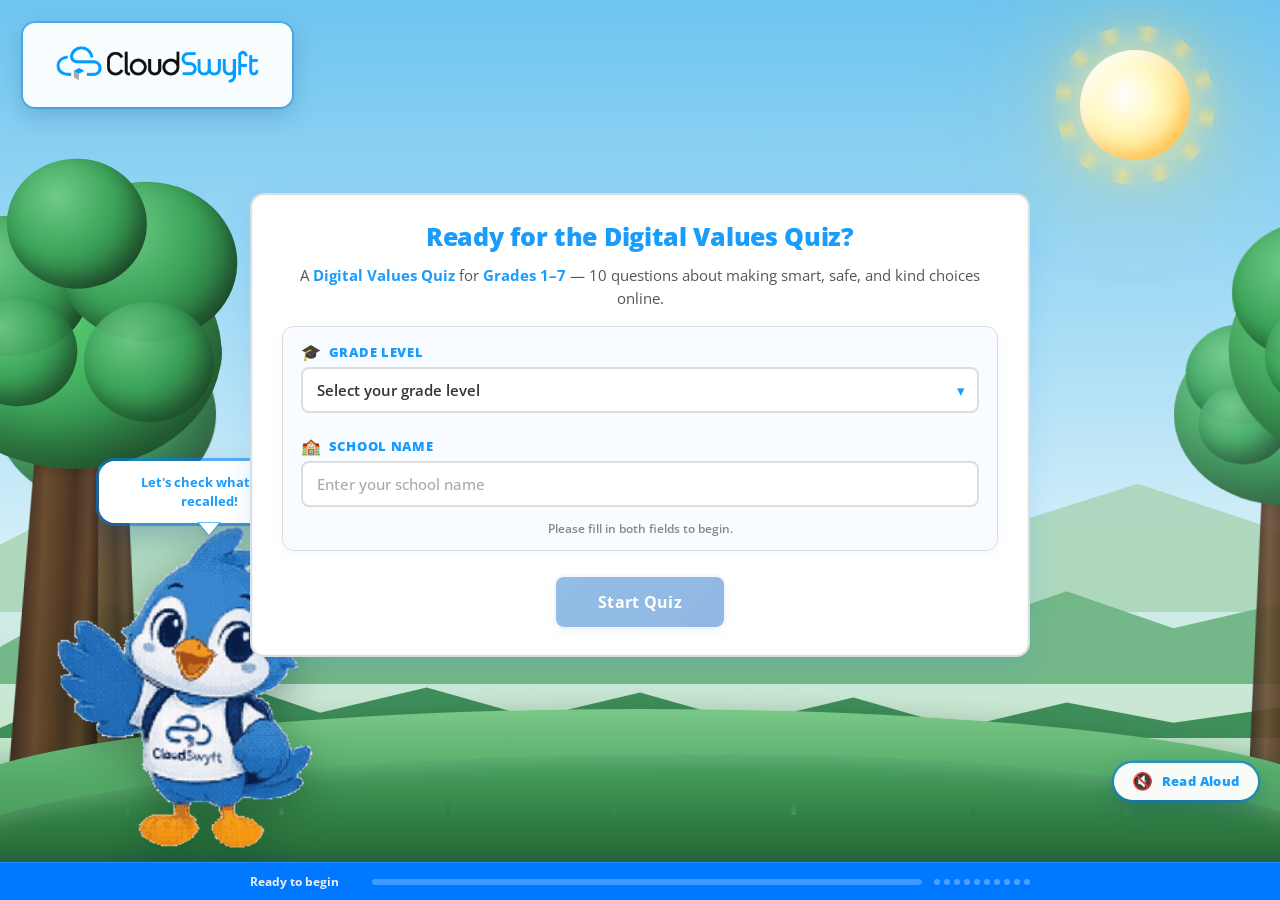
<file: index.html>
<!DOCTYPE html>
<html lang="en">
<head>
  <meta charset="UTF-8">
  <meta name="viewport" content="width=device-width, initial-scale=1.0">
  <title>Digital Values Quiz · Loading…</title>

  <meta http-equiv="refresh" content="0; url=./assessment/assessment.html">

  <script>
    window.location.replace('./assessment/assessment.html');
  </script>

  <style>
    html, body {
      margin: 0;
      padding: 0;
      height: 100%;
      background: linear-gradient(180deg,
        #6ec5f0 0%,
        #a5dcf5 35%,
        #d2eef8 60%,
        #c8e6d0 80%,
        #8fc99a 100%);
      font-family: 'Open Sans', -apple-system, BlinkMacSystemFont, 'Segoe UI', Roboto, sans-serif;
      display: flex;
      align-items: center;
      justify-content: center;
      color: #1B5E20;
    }

    .loading-box {
      text-align: center;
      padding: 24px 32px;
      background: rgba(255, 255, 255, 0.9);
      border-radius: 20px;
      box-shadow: 0 12px 36px rgba(20, 60, 30, 0.25);
    }

    .loading-box h1 {
      font-size: 1.1rem;
      font-weight: 700;
      margin-bottom: 8px;
    }

    .loading-box p {
      font-size: 0.85rem;
      color: #4A5568;
      margin: 0;
    }

    .spinner {
      display: inline-block;
      width: 28px;
      height: 28px;
      margin-bottom: 12px;
      border: 3px solid rgba(59, 163, 89, 0.25);
      border-top-color: #3ba359;
      border-radius: 50%;
      animation: spin 0.8s linear infinite;
    }

    @keyframes spin {
      to { transform: rotate(360deg); }
    }
  </style>
</head>
<body>

  <div class="loading-box">
    <div class="spinner" aria-hidden="true"></div>
    <h1>Loading the Digital Values Quiz…</h1>
    <p>If you aren't redirected automatically, <a href="./assessment/assessment.html" style="color: #3ba359; font-weight: 700;">click here</a>.</p>
  </div>

</body>
</html>
</file>
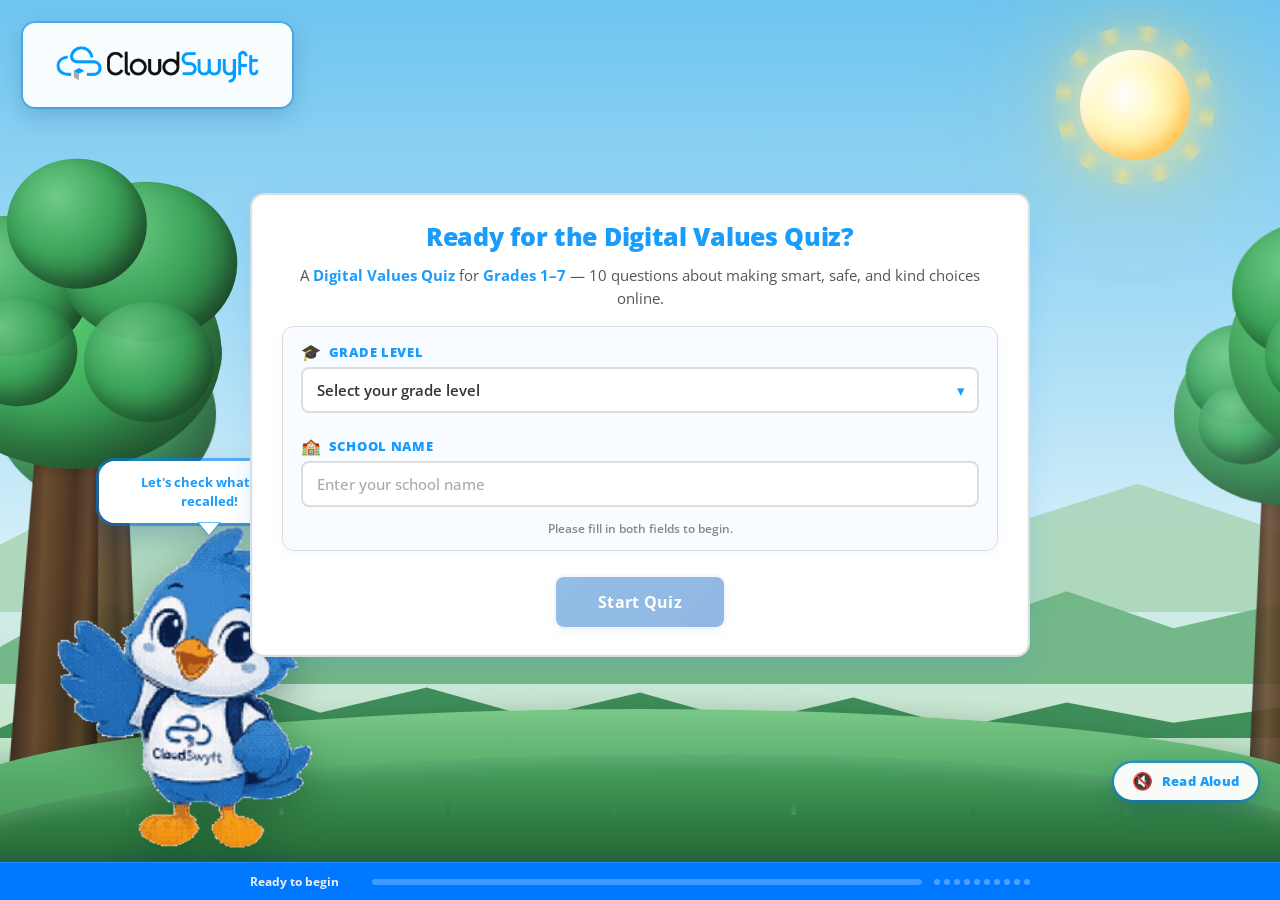
<file: assessment/assessment.html>
<!-- ============================================================
     assessment.html  —  CloudSwyft-branded Digital Values Quiz
     ============================================================ -->
<!DOCTYPE html>
<html lang="en">
<head>
  <meta charset="UTF-8">
  <meta name="viewport" content="width=device-width, initial-scale=1.0">
  <title>Digital Values Quiz · Forest Adventure</title>
  <link href="https://fonts.googleapis.com/css2?family=Open+Sans:wght@400;600;700;800&display=swap" rel="stylesheet">
  <link rel="stylesheet" href="assessment-style.css">
  <link rel="stylesheet" href="../shared/tts-style.css">
</head>
<body>

  <!-- ============================================== -->
  <!-- CLOUDSWYFT LOGO (top-left)                      -->
  <!-- ============================================== -->
  <div class="brand-logo" aria-label="CloudSwyft">
    <img src="../logo.png" alt="CloudSwyft" class="brand-logo-img" />
  </div>

  <!-- ============================================== -->
  <!-- FOREST SCENE BACKGROUND                         -->
  <!-- ============================================== -->
  <div class="sky" aria-hidden="true">
    <div class="sun">
      <div class="sun-rays"></div>
      <div class="sun-core"></div>
    </div>
    <div class="cloud cloud-1"></div>
    <div class="cloud cloud-2"></div>
    <div class="cloud cloud-3"></div>
    <div class="cloud cloud-4"></div>
  </div>

  <div class="mountains" aria-hidden="true">
    <svg class="ridge ridge-far" preserveAspectRatio="none" viewBox="0 0 1440 320">
      <path d="M0,220 L120,140 L200,180 L320,90 L440,160 L560,100 L680,170 L800,110
               L920,180 L1040,120 L1160,180 L1280,130 L1440,200 L1440,320 L0,320 Z"
            fill="#a8d5b5"/>
    </svg>
    <svg class="ridge ridge-mid" preserveAspectRatio="none" viewBox="0 0 1440 320">
      <path d="M0,260 L100,180 L180,220 L280,120 L360,200 L480,140 L600,210 L720,150
               L840,220 L960,160 L1080,230 L1200,170 L1320,230 L1440,190 L1440,320 L0,320 Z"
            fill="#6fb583"/>
      <path d="M260,145 L280,120 L300,145 L290,145 L280,135 L270,145 Z" fill="#ffffff" opacity="0.9"/>
      <path d="M580,168 L600,140 L620,168 L610,168 L600,155 L590,168 Z" fill="#ffffff" opacity="0.9"/>
      <path d="M940,188 L960,160 L980,188 L970,188 L960,175 L950,188 Z" fill="#ffffff" opacity="0.9"/>
    </svg>
    <svg class="ridge ridge-near" preserveAspectRatio="none" viewBox="0 0 1440 320">
      <path d="M0,300 L80,240 L160,280 L260,210 L360,270 L480,220 L600,280 L720,230
               L840,290 L960,240 L1080,300 L1200,250 L1320,290 L1440,260 L1440,320 L0,320 Z"
            fill="#3f8f5b"/>
    </svg>
  </div>

  <div class="framing-trees" aria-hidden="true">
    <div class="tree tree-left-front">
      <div class="tree-stack">
        <div class="canopy">
          <div class="leaf-bump bump-1"></div>
          <div class="leaf-bump bump-2"></div>
          <div class="leaf-bump bump-3"></div>
          <div class="leaf-bump bump-4"></div>
          <div class="leaf-bump bump-5"></div>
        </div>
        <div class="trunk"></div>
        <div class="roots"></div>
      </div>
    </div>
    <div class="tree tree-left-back">
      <div class="tree-stack">
        <div class="canopy">
          <div class="leaf-bump bump-1"></div>
          <div class="leaf-bump bump-2"></div>
          <div class="leaf-bump bump-3"></div>
          <div class="leaf-bump bump-4"></div>
        </div>
        <div class="trunk"></div>
        <div class="roots"></div>
      </div>
    </div>
    <div class="tree tree-right-front">
      <div class="tree-stack">
        <div class="canopy">
          <div class="leaf-bump bump-1"></div>
          <div class="leaf-bump bump-2"></div>
          <div class="leaf-bump bump-3"></div>
          <div class="leaf-bump bump-4"></div>
          <div class="leaf-bump bump-5"></div>
        </div>
        <div class="trunk"></div>
        <div class="roots"></div>
      </div>
    </div>
    <div class="tree tree-right-back">
      <div class="tree-stack">
        <div class="canopy">
          <div class="leaf-bump bump-1"></div>
          <div class="leaf-bump bump-2"></div>
          <div class="leaf-bump bump-3"></div>
          <div class="leaf-bump bump-4"></div>
        </div>
        <div class="trunk"></div>
        <div class="roots"></div>
      </div>
    </div>
  </div>

  <div class="terrain" aria-hidden="true">
    <div class="hill hill-back"></div>
    <div class="hill hill-front"></div>
    <div class="grass-blades"></div>
  </div>

  <!-- ============================================== -->
  <!-- MASCOTS                                         -->
  <!-- ============================================== -->
  <div class="mascot-stage" aria-hidden="true">
    <div class="mascot-container mascot-waving visible" id="mascotWaving">
      <div class="mascot-speech-bubble" id="wavingBubble">
        <span class="bubble-text" id="wavingBubbleText">Let's check what you recalled!</span>
      </div>
      <img src="images/mascot_waving.gif" alt="" class="mascot-img" />
    </div>

    <div class="mascot-container mascot-answering" id="mascotAnswering">
      <div class="mascot-speech-bubble mascot-speech-bubble--thinking" id="answeringBubble">
        <span class="bubble-text" id="answeringBubbleText">Hmm… let me think about this one…</span>
        <span class="thought-dots" aria-hidden="true">
          <span class="thought-dot thought-dot--1"></span>
          <span class="thought-dot thought-dot--2"></span>
        </span>
      </div>
      <img src="images/mascot_answering.gif" alt="" class="mascot-img" />
    </div>
  </div>

  <!-- ============================================== -->
  <!-- MAIN QUIZ CONTAINER                             -->
  <!-- ============================================== -->
  <div class="assessment-wrapper">

    <!-- WELCOME / LEARNER INFO SCREEN -->
    <div class="page active" id="page-welcome">
      <div class="instruction-card">
        <h1>Ready for the Digital Values Quiz?</h1>

        <p>
          A <strong>Digital Values Quiz</strong> for <strong>Grades 1–7</strong> —
          10 questions about making smart, safe, and kind choices online.
        </p>

        <!-- LEARNER INFO FORM -->
        <div class="learner-form" id="learnerForm">

          <div class="form-field">
            <label class="form-label" for="gradeLevel">
              <span class="label-icon" aria-hidden="true">🎓</span>
              Grade Level
            </label>
            <div class="select-wrap">
              <select id="gradeLevel" class="form-input form-select" required>
                <option value="" disabled selected>Select your grade level</option>
                <option value="Grade 1">Grade 1</option>
                <option value="Grade 2">Grade 2</option>
                <option value="Grade 3">Grade 3</option>
                <option value="Grade 4">Grade 4</option>
                <option value="Grade 5">Grade 5</option>
                <option value="Grade 6">Grade 6</option>
                <option value="Grade 7">Grade 7</option>
                <option value="__custom__">Other (please specify)</option>
              </select>
              <span class="select-arrow" aria-hidden="true">▾</span>
            </div>
          </div>

          <div class="form-field form-field-custom" id="customGradeField" hidden>
            <label class="form-label" for="customGrade">
              <span class="label-icon" aria-hidden="true">✏️</span>
              Please specify
            </label>
            <input
              type="text"
              id="customGrade"
              class="form-input"
              placeholder="e.g., Grade 8, Kinder, SPED, etc."
              maxlength="40"
              autocomplete="off"
            />
          </div>

          <div class="form-field">
            <label class="form-label" for="schoolName">
              <span class="label-icon" aria-hidden="true">🏫</span>
              School Name
            </label>
            <input
              type="text"
              id="schoolName"
              class="form-input"
              placeholder="Enter your school name"
              maxlength="80"
              autocomplete="off"
              required
            />
          </div>

          <p class="form-hint" id="formHint">
            Fill in both fields to begin.
          </p>
        </div>

        <button class="start-btn" id="startBtn" disabled>Start Quiz</button>
      </div>
    </div>

    <!-- Question pages will be generated by JavaScript -->
    <div id="questionPages"></div>

  </div>

  <!-- Progress Bar -->
  <div class="progress-container" id="progressContainer">
    <div class="progress-inner">
      <div class="progress-label" id="progressLabel">Question 1 of 10</div>
      <div class="progress-track"><div class="progress-fill" id="progressFill"></div></div>
      <div class="progress-dots" id="progressDots"></div>
    </div>
  </div>

  <!-- CONFIRM FINISH MODAL -->
  <div class="result-modal" id="confirmModal">
    <div class="result-box confirm-box">
      <div class="confirm-icon" aria-hidden="true">⚠️</div>
      <h2>Finalize your answers?</h2>
      <p>
        Once you finalize, your answers will be <strong>locked in</strong> and
        your score will be submitted. You won't be able to change your answers
        after this step.
      </p>
      <div class="confirm-actions">
        <button class="confirm-btn confirm-cancel" id="confirmCancelBtn" type="button">
          Wait, go back
        </button>
        <button class="confirm-btn confirm-submit" id="confirmSubmitBtn" type="button">
          Yes, finalize
        </button>
      </div>
    </div>
  </div>

  <!-- RESULT MODAL -->
  <div class="result-modal" id="resultModal">
    <div class="result-box">
      <div class="result-bird" id="resultBird">
        <div class="mini-bird">
          <div class="mini-body"></div>
          <div class="mini-head"></div>
          <div class="mini-eye"></div>
          <div class="mini-beak"></div>
        </div>
      </div>
      <h2>Quiz Complete!</h2>
      <p id="resultMessage">Saving your answers…</p>
      <div class="result-answers" id="resultAnswers"></div>
      <a href="../results/results.html" class="result-btn" id="viewResultsBtn" style="display:none;">View Results</a>
    </div>
  </div>

  <script src="../shared/questions.js"></script>
  <script src="../shared/tts.js"></script>
  <script src="assessment.js"></script>
</body>
</html>
</file>
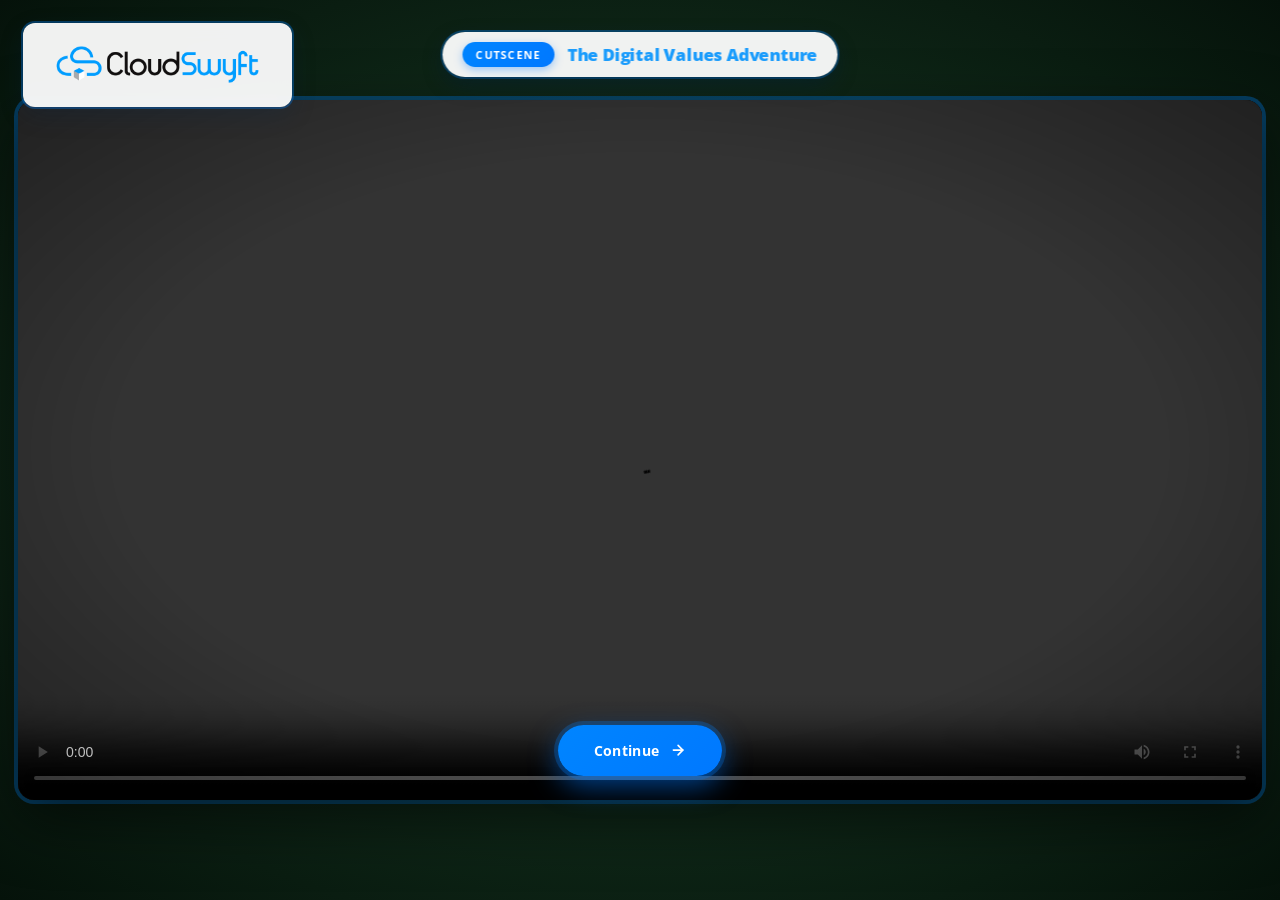
<file: cutscene/cutscene.html>
<!DOCTYPE html>
<html lang="en">
<head>
  <meta charset="UTF-8">
  <meta name="viewport" content="width=device-width, initial-scale=1.0, viewport-fit=cover">
  <meta name="theme-color" content="#0f2818">
  <title>Cutscene · The Digital Values Adventure</title>
  <link href="https://fonts.googleapis.com/css2?family=Open+Sans:wght@400;600;700;800&display=swap" rel="stylesheet">
  <link rel="stylesheet" href="cutscene-style.css">
</head>
<body class="cutscene-page">

  <!-- ============================================== -->
  <!-- CLOUDSWYFT LOGO (top-left) — no longer a link   -->
  <!-- ============================================== -->
  <div class="brand-logo" aria-label="CloudSwyft">
    <img src="../logo.png" alt="CloudSwyft" class="brand-logo-img" />
  </div>

  <!-- ============================================== -->
  <!-- FULL-SCREEN VIDEO (framed, landscape ratio)    -->
  <!-- No autoplay — learner presses play manually    -->
  <!-- Native controls kept, but seeking is blocked   -->
  <!-- ============================================== -->
  <div class="video-stage">
    <video
      class="cutscene-video"
      id="cutsceneVideo"
      src="cutscene.mp4"
      controls
      playsinline
      preload="metadata"
    ></video>

    <div class="video-vignette" aria-hidden="true"></div>
  </div>

  <!-- ============================================== -->
  <!-- TOP HEADER (floating pill)                     -->
  <!-- ============================================== -->
  <header class="cutscene-header">
    <div class="cutscene-badge">Cutscene</div>
    <h1>The Digital Values Adventure</h1>
  </header>

  <!-- ============================================== -->
  <!-- CONTINUE BUTTON — appears only after video ends -->
  <!-- ============================================== -->
  <footer class="video-controls" id="videoControls">
    <a href="../assessment/assessment.html" class="ctl-btn ctl-continue" id="continueBtn">
      Continue
      <svg viewBox="0 0 24 24" fill="none" stroke="currentColor" stroke-width="2.4" stroke-linecap="round" stroke-linejoin="round">
        <line x1="5" y1="12" x2="19" y2="12"></line>
        <polyline points="12 5 19 12 12 19"></polyline>
      </svg>
    </a>
  </footer>

  <script src="cutscene.js"></script>
</body>
</html>
</file>
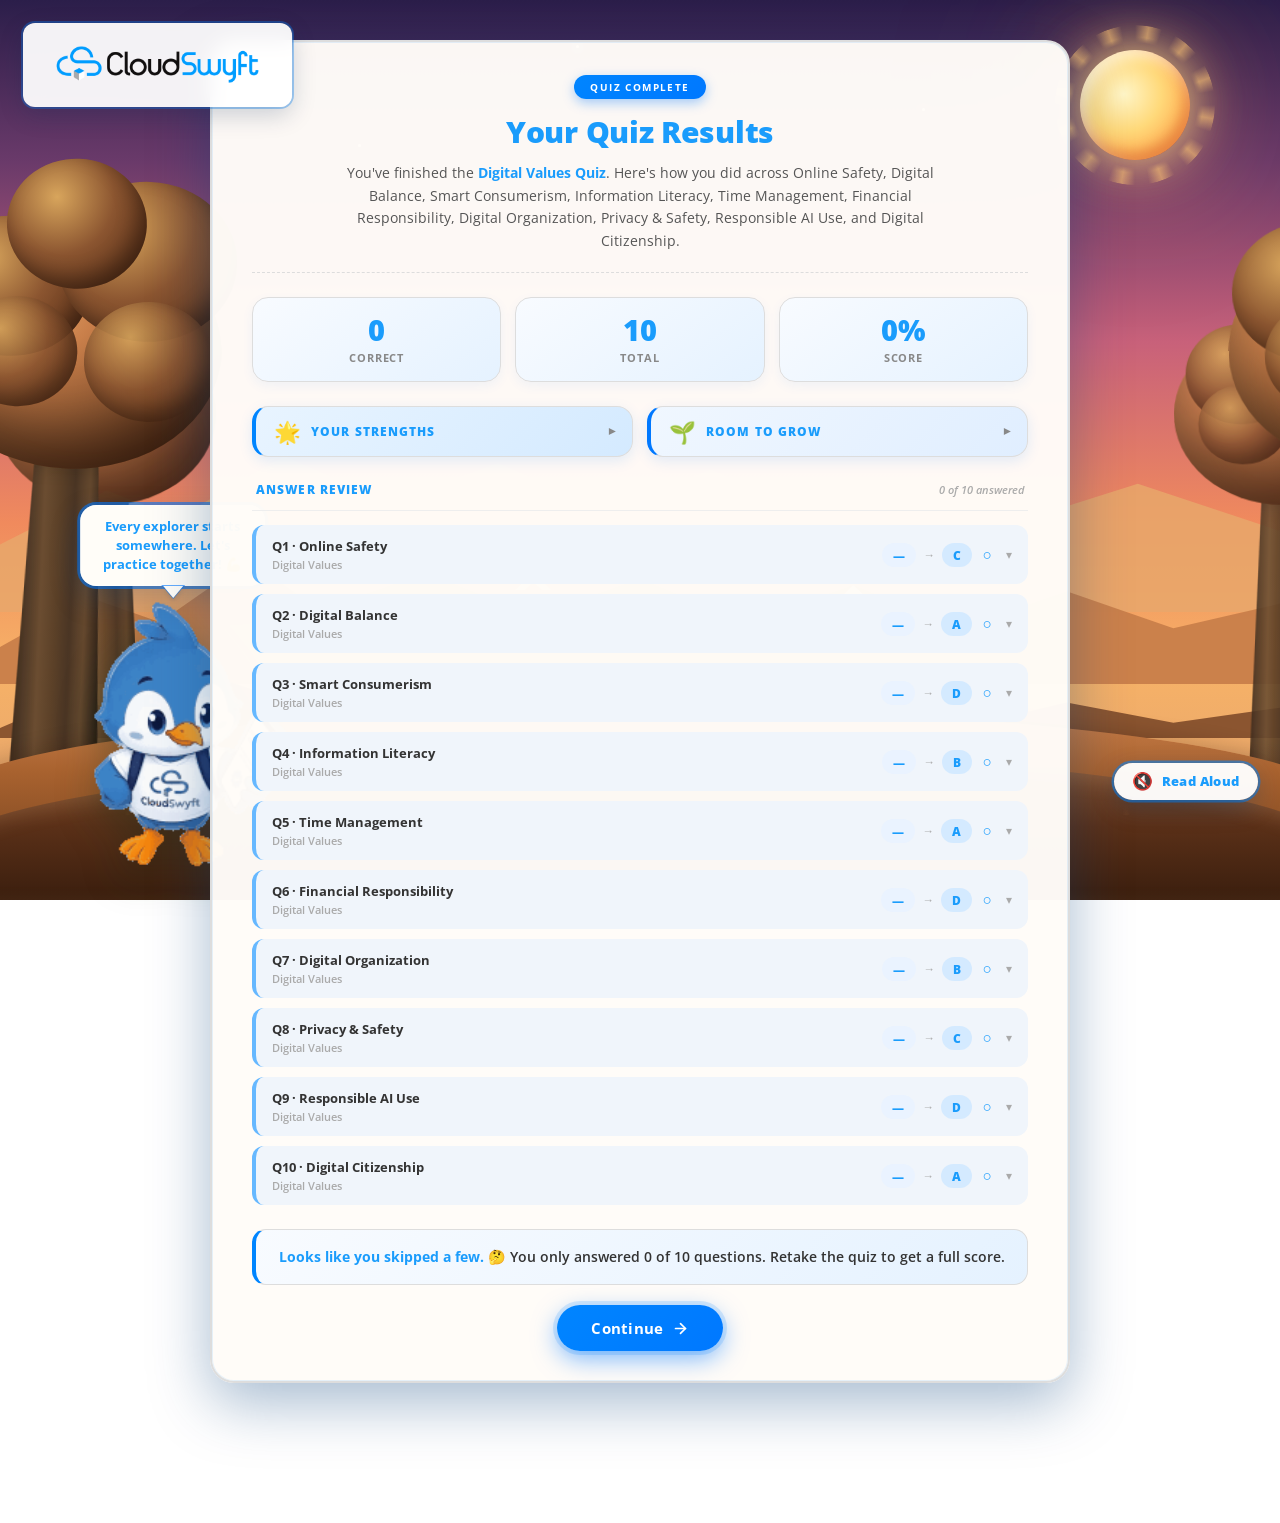
<file: results/results.html>
<!DOCTYPE html>
<html lang="en">
<head>
  <meta charset="UTF-8">
  <meta name="viewport" content="width=device-width, initial-scale=1.0, viewport-fit=cover">
  <meta name="theme-color" content="#6b2b1a">
  <title>Digital Values Quiz · Your Results</title>
  <link href="https://fonts.googleapis.com/css2?family=Open+Sans:wght@400;600;700;800&display=swap" rel="stylesheet">
  <link rel="stylesheet" href="results-style.css">
  <link rel="stylesheet" href="../shared/tts-style.css">
</head>
<body class="results-page">

  <!-- CLOUDSWYFT LOGO -->
  <div class="brand-logo" aria-label="CloudSwyft">
    <img src="../logo.png" alt="CloudSwyft" class="brand-logo-img" />
  </div>

  <!-- SUNSET FOREST SCENE -->
  <div class="sky" aria-hidden="true">
    <div class="sun">
      <div class="sun-rays"></div>
      <div class="sun-core"></div>
    </div>

    <div class="cloud cloud-1"></div>
    <div class="cloud cloud-2"></div>
    <div class="cloud cloud-3"></div>
    <div class="cloud cloud-4"></div>

    <div class="stars">
      <span class="star star-1"></span>
      <span class="star star-2"></span>
      <span class="star star-3"></span>
      <span class="star star-4"></span>
      <span class="star star-5"></span>
    </div>
  </div>

  <div class="mountains" aria-hidden="true">
    <svg class="ridge ridge-far" preserveAspectRatio="none" viewBox="0 0 1440 320">
      <path d="M0,220 L120,140 L200,180 L320,90 L440,160 L560,100 L680,170 L800,110
               L920,180 L1040,120 L1160,180 L1280,130 L1440,200 L1440,320 L0,320 Z"
            fill="#e8a76c"/>
    </svg>
    <svg class="ridge ridge-mid" preserveAspectRatio="none" viewBox="0 0 1440 320">
      <path d="M0,260 L100,180 L180,220 L280,120 L360,200 L480,140 L600,210 L720,150
               L840,220 L960,160 L1080,230 L1200,170 L1320,230 L1440,190 L1440,320 L0,320 Z"
            fill="#c97f4a"/>
      <path d="M260,145 L280,120 L300,145 L290,145 L280,135 L270,145 Z" fill="#fff2d8" opacity="0.9"/>
      <path d="M580,168 L600,140 L620,168 L610,168 L600,155 L590,168 Z" fill="#fff2d8" opacity="0.9"/>
      <path d="M940,188 L960,160 L980,188 L970,188 L960,175 L950,188 Z" fill="#fff2d8" opacity="0.9"/>
    </svg>
    <svg class="ridge ridge-near" preserveAspectRatio="none" viewBox="0 0 1440 320">
      <path d="M0,300 L80,240 L160,280 L260,210 L360,270 L480,220 L600,280 L720,230
               L840,290 L960,240 L1080,300 L1200,250 L1320,290 L1440,260 L1440,320 L0,320 Z"
            fill="#8b5530"/>
    </svg>
  </div>

  <div class="framing-trees" aria-hidden="true">
    <div class="tree tree-left-front">
      <div class="tree-stack">
        <div class="canopy">
          <div class="leaf-bump bump-1"></div>
          <div class="leaf-bump bump-2"></div>
          <div class="leaf-bump bump-3"></div>
          <div class="leaf-bump bump-4"></div>
          <div class="leaf-bump bump-5"></div>
        </div>
        <div class="trunk"></div>
        <div class="roots"></div>
      </div>
    </div>
    <div class="tree tree-left-back">
      <div class="tree-stack">
        <div class="canopy">
          <div class="leaf-bump bump-1"></div>
          <div class="leaf-bump bump-2"></div>
          <div class="leaf-bump bump-3"></div>
          <div class="leaf-bump bump-4"></div>
        </div>
        <div class="trunk"></div>
        <div class="roots"></div>
      </div>
    </div>
    <div class="tree tree-right-front">
      <div class="tree-stack">
        <div class="canopy">
          <div class="leaf-bump bump-1"></div>
          <div class="leaf-bump bump-2"></div>
          <div class="leaf-bump bump-3"></div>
          <div class="leaf-bump bump-4"></div>
          <div class="leaf-bump bump-5"></div>
        </div>
        <div class="trunk"></div>
        <div class="roots"></div>
      </div>
    </div>
    <div class="tree tree-right-back">
      <div class="tree-stack">
        <div class="canopy">
          <div class="leaf-bump bump-1"></div>
          <div class="leaf-bump bump-2"></div>
          <div class="leaf-bump bump-3"></div>
          <div class="leaf-bump bump-4"></div>
        </div>
        <div class="trunk"></div>
        <div class="roots"></div>
      </div>
    </div>
  </div>

  <div class="terrain" aria-hidden="true">
    <div class="hill hill-back"></div>
    <div class="hill hill-front"></div>
    <div class="grass-blades"></div>
  </div>

  <!-- CELEBRATION MASCOTS -->
  <div class="mascot-stage" aria-hidden="true">
    <div class="mascot-container" id="mascotCelebratingHigh">
      <div class="mascot-speech-bubble" id="highScoreBubble">
        <span class="bubble-text" id="highScoreText"></span>
      </div>
      <img src="images/high_score_celeb.gif" alt="" class="mascot-img" />
    </div>

    <div class="mascot-container" id="mascotCelebratingLow">
      <div class="mascot-speech-bubble" id="lowScoreBubble">
        <span class="bubble-text" id="lowScoreText"></span>
      </div>
      <img src="images/low_score_celeb.gif" alt="" class="mascot-img" />
    </div>
  </div>

  <!-- MOBILE STICKY SCORE BAR -->
  <div class="mobile-score-bar" id="mobileScoreBar" aria-hidden="true">
    <div class="msb-item">
      <span class="msb-value" id="msbCorrect">0</span>
      <span class="msb-label">Correct</span>
    </div>
    <div class="msb-divider"></div>
    <div class="msb-item">
      <span class="msb-value" id="msbTotal">10</span>
      <span class="msb-label">Total</span>
    </div>
    <div class="msb-divider"></div>
    <div class="msb-item msb-score">
      <span class="msb-value" id="msbScore">0%</span>
      <span class="msb-label">Score</span>
    </div>
  </div>

  <!-- RESULTS CONTENT -->
  <div class="results-wrapper" id="resultsWrapper">
    <div class="results-card" id="resultsCard">

      <div class="results-header">
        <div class="results-badge">Quiz Complete</div>
        <h1>Your Quiz Results</h1>
        <p class="results-subtitle">
          You've finished the <strong>Digital Values Quiz</strong>.
          Here's how you did across Online Safety, Digital Balance, Smart Consumerism,
          Information Literacy, Time Management, Financial Responsibility, Digital
          Organization, Privacy &amp; Safety, Responsible AI Use, and Digital Citizenship.
        </p>
      </div>

      <div class="summary-stats" id="summaryStats">
        <div class="stat">
          <div class="stat-value" id="statCorrect">0</div>
          <div class="stat-label">Correct</div>
        </div>
        <div class="stat">
          <div class="stat-value" id="statTotal">10</div>
          <div class="stat-label">Total</div>
        </div>
        <div class="stat">
          <div class="stat-value" id="statScore">0%</div>
          <div class="stat-label">Score</div>
        </div>
      </div>

      <!-- INSIGHT PANELS -->
      <div class="insight-panels" id="insightPanels">

        <div class="insight insight-good collapsed" data-collapsible>
          <button class="insight-header" type="button" aria-expanded="false">
            <span class="insight-icon">🌟</span>
            <span class="insight-title">Your Strengths</span>
            <span class="insight-toggle" aria-hidden="true">▾</span>
          </button>
          <div class="insight-content">
            <div class="subject-list" id="strengthList">
              <p class="insight-empty">—</p>
            </div>
          </div>
        </div>

        <div class="insight insight-improve collapsed" data-collapsible>
          <button class="insight-header" type="button" aria-expanded="false">
            <span class="insight-icon">🌱</span>
            <span class="insight-title">Room to Grow</span>
            <span class="insight-toggle" aria-hidden="true">▾</span>
          </button>
          <div class="insight-content">
            <div class="subject-list" id="improveList">
              <p class="insight-empty">—</p>
            </div>
          </div>
        </div>

      </div>

      <div class="answer-list-header">
        <span class="answer-list-title">Answer Review</span>
        <span class="answer-list-hint" id="answerListHint">Tap a question to expand</span>
      </div>
      <div class="answer-list" id="answerList"></div>

      <div class="completion-message" id="completionMessage"></div>

      <div class="results-actions">
        <a href="../cutscene/cutscene.html" class="action-btn action-primary" id="continueBtn">
          Continue
          <svg viewBox="0 0 24 24" fill="none" stroke="currentColor" stroke-width="2.4" stroke-linecap="round" stroke-linejoin="round">
            <line x1="5" y1="12" x2="19" y2="12"></line>
            <polyline points="12 5 19 12 12 19"></polyline>
          </svg>
        </a>
      </div>

    </div>
  </div>

  <!-- MOBILE BOTTOM SHEET -->
  <div class="sheet-overlay" id="sheetOverlay" aria-hidden="true">
    <div class="sheet" id="sheet">
      <div class="sheet-handle" aria-hidden="true"></div>
      <div class="sheet-header">
        <div class="sheet-title-row">
          <span class="sheet-q-num" id="sheetQNum">Q1</span>
          <span class="sheet-q-subject" id="sheetQSubject">Subject</span>
        </div>
        <button class="sheet-close" id="sheetClose" type="button" aria-label="Close">✕</button>
      </div>
      <div class="sheet-body" id="sheetBody"></div>
    </div>
  </div>

  <script src="../shared/questions.js"></script>
  <script src="../shared/tts.js"></script>
  <script src="results.js"></script>
</body>
</html>
</file>
<file: assessment/assessment-style.css>
/* ==========================================================================
   CloudSwyft-branded Assessment Styles
   Palette: #eeeeee, #dddddd, #cccccc, #0085ff, #0078ff
   Text accent: #1A9CFC
   Background forest scene is intentionally unchanged.
   ========================================================================== */

/* =================================
   RESET & BASE
================================= */
* {
  margin: 0;
  padding: 0;
  box-sizing: border-box;
}

html, body {
  height: 100%;
  overflow: hidden;
}

body {
  font-family: 'Open Sans', sans-serif;
  min-height: 100vh;
  background: linear-gradient(180deg,
    #6ec5f0 0%,
    #a5dcf5 35%,
    #d2eef8 60%,
    #c8e6d0 80%,
    #8fc99a 100%);
  position: relative;
  display: flex;
  flex-direction: column;
  align-items: center;
  justify-content: center;
  padding: 50px 20px 100px;
}

/* =========================================================
   CLOUDSWYFT BRAND LOGO (top-left) — larger, slimmer card
========================================================= */
.brand-logo {
  position: fixed;
  top: clamp(16px, 2.5vmin, 28px);
  left: clamp(16px, 2.5vmin, 28px);
  z-index: 150;
  display: inline-flex;
  align-items: center;
  justify-content: center;
  padding: 6px 16px;                 /* ← reduced vertical padding */
  background: rgba(255, 255, 255, 0.94);
  backdrop-filter: blur(10px);
  -webkit-backdrop-filter: blur(10px);
  border-radius: 12px;
  box-shadow:
    0 8px 24px rgba(0, 40, 80, 0.2),
    0 0 0 2px rgba(0, 133, 255, 0.35);
  text-decoration: none;
  transition: transform 0.2s ease, box-shadow 0.2s ease;
  pointer-events: auto;
}

.brand-logo:hover {
  transform: translateY(-2px);
  box-shadow:
    0 12px 32px rgba(0, 40, 80, 0.28),
    0 0 0 2.5px rgba(0, 133, 255, 0.55);
}

.brand-logo-img {
  display: block;
  height: clamp(56px, 8vmin, 84px);   /* ← a bit bigger */
  width: auto;
  max-width: clamp(240px, 36vw, 380px);
  object-fit: contain;
}

/* Responsive adjustments */
@media (max-width: 900px) {
  .brand-logo {
    padding: 5px 14px;
    border-radius: 11px;
  }
  .brand-logo-img {
    height: clamp(46px, 6.5vmin, 64px);
    max-width: clamp(180px, 30vw, 280px);
  }
}

@media (max-width: 700px) {
  .brand-logo {
    top: 12px;
    left: 12px;
    padding: 4px 12px;
    border-radius: 10px;
  }
  .brand-logo-img {
    height: 44px;
    max-width: 180px;
  }
}

@media (max-width: 480px) {
  .brand-logo {
    top: 10px;
    left: 10px;
    padding: 3px 10px;
    border-radius: 9px;
  }
  .brand-logo-img {
    height: 38px;
    max-width: 150px;
  }
}

/* =================================
   SKY LAYER (unchanged)
================================= */
.sky {
  position: fixed;
  inset: 0;
  z-index: 0;
  pointer-events: none;
  overflow: hidden;
  contain: strict;
}

.sun {
  position: absolute;
  top: 50px;
  right: 90px;
  width: 110px;
  height: 110px;
  display: flex;
  align-items: center;
  justify-content: center;
}

.sun-core {
  position: absolute;
  inset: 0;
  border-radius: 50%;
  background: radial-gradient(
    circle at 40% 40%,
    #FFFFFF 0%,
    #FFF9C4 35%,
    #FFE082 70%,
    #FFD54F 100%
  );
  box-shadow:
    inset -6px -8px 12px rgba(255, 143, 0, 0.3),
    inset 6px 8px 14px rgba(255, 255, 255, 0.8),
    0 0 50px rgba(255, 235, 150, 0.9),
    0 0 110px rgba(255, 213, 79, 0.55),
    0 0 200px rgba(255, 213, 79, 0.3);
  animation: sunPulse 5s ease-in-out infinite alternate;
  will-change: transform;
  z-index: 2;
}

.sun-rays {
  position: absolute;
  inset: -25px;
  border-radius: 50%;
  background:
    conic-gradient(
      from 0deg,
      transparent 0deg, rgba(255, 224, 130, 0.55) 10deg, transparent 20deg,
      transparent 30deg, rgba(255, 224, 130, 0.55) 40deg, transparent 50deg,
      transparent 60deg, rgba(255, 224, 130, 0.55) 70deg, transparent 80deg,
      transparent 90deg, rgba(255, 224, 130, 0.55) 100deg, transparent 110deg,
      transparent 120deg, rgba(255, 224, 130, 0.55) 130deg, transparent 140deg,
      transparent 150deg, rgba(255, 224, 130, 0.55) 160deg, transparent 170deg,
      transparent 180deg, rgba(255, 224, 130, 0.55) 190deg, transparent 200deg,
      transparent 210deg, rgba(255, 224, 130, 0.55) 220deg, transparent 230deg,
      transparent 240deg, rgba(255, 224, 130, 0.55) 250deg, transparent 260deg,
      transparent 270deg, rgba(255, 224, 130, 0.55) 280deg, transparent 290deg,
      transparent 300deg, rgba(255, 224, 130, 0.55) 310deg, transparent 320deg,
      transparent 330deg, rgba(255, 224, 130, 0.55) 340deg, transparent 350deg
    );
  -webkit-mask: radial-gradient(circle, transparent 55%, #000 60%, #000 75%, transparent 80%);
  mask: radial-gradient(circle, transparent 55%, #000 60%, #000 75%, transparent 80%);
  animation: sunSpin 24s linear infinite;
  will-change: transform;
  z-index: 1;
}

@keyframes sunPulse {
  0%   { transform: scale(1); }
  100% { transform: scale(1.06); }
}

@keyframes sunSpin {
  0%   { transform: rotate(0deg); }
  100% { transform: rotate(360deg); }
}

.cloud {
  position: absolute;
  background: #ffffff;
  border-radius: 100px;
  box-shadow:
    inset 0 -8px 16px rgba(150, 190, 220, 0.15),
    0 4px 20px rgba(120, 170, 210, 0.15);
  opacity: 0.92;
  will-change: transform;
}

.cloud::before,
.cloud::after {
  content: '';
  position: absolute;
  background: #ffffff;
  border-radius: 50%;
  box-shadow: inset 0 -6px 12px rgba(150, 190, 220, 0.12);
}

.cloud-1 {
  width: 200px; height: 60px; top: 8%; left: -220px;
  animation: cloudDrift1 42s linear infinite;
}
.cloud-1::before { width: 90px; height: 90px; top: -42px; left: 30px; }
.cloud-1::after  { width: 72px; height: 72px; top: -28px; right: 24px; }

.cloud-2 {
  width: 150px; height: 48px; top: 18%; left: -220px; opacity: 0.85;
  animation: cloudDrift2 55s linear infinite; animation-delay: -12s;
}
.cloud-2::before { width: 68px; height: 68px; top: -32px; left: 22px; }
.cloud-2::after  { width: 54px; height: 54px; top: -22px; right: 18px; }

.cloud-3 {
  width: 110px; height: 36px; top: 28%; left: -220px; opacity: 0.75;
  animation: cloudDrift3 70s linear infinite; animation-delay: -28s;
}
.cloud-3::before { width: 50px; height: 50px; top: -24px; left: 15px; }
.cloud-3::after  { width: 40px; height: 40px; top: -16px; right: 13px; }

.cloud-4 {
  width: 85px; height: 28px; top: 5%; left: -220px; opacity: 0.7;
  animation: cloudDrift4 85s linear infinite; animation-delay: -50s;
}
.cloud-4::before { width: 38px; height: 38px; top: -18px; left: 12px; }
.cloud-4::after  { width: 30px; height: 30px; top: -12px; right: 10px; }

@keyframes cloudDrift1 { 0% { transform: translateX(0); } 100% { transform: translateX(calc(100vw + 260px)); } }
@keyframes cloudDrift2 { 0% { transform: translateX(0); } 100% { transform: translateX(calc(100vw + 220px)); } }
@keyframes cloudDrift3 { 0% { transform: translateX(0); } 100% { transform: translateX(calc(100vw + 180px)); } }
@keyframes cloudDrift4 { 0% { transform: translateX(0); } 100% { transform: translateX(calc(100vw + 140px)); } }

/* =================================
   DISTANT MOUNTAINS (unchanged)
================================= */
.mountains {
  position: fixed;
  left: 0;
  right: 0;
  bottom: 18vh;
  height: 42vh;
  z-index: 1;
  pointer-events: none;
  contain: strict;
}

.ridge {
  position: absolute;
  left: 0;
  width: 100%;
  display: block;
}

.ridge-far  { bottom: 14vh; height: 24vh; opacity: 0.85; }
.ridge-mid  { bottom: 6vh;  height: 22vh; opacity: 0.95; }
.ridge-near { bottom: 0;    height: 18vh; }

/* =================================
   FRAMING TREES (unchanged)
================================= */
.framing-trees {
  position: fixed;
  inset: 0;
  z-index: 2;
  pointer-events: none;
  contain: strict;
}

.tree {
  position: absolute;
  bottom: 0;
  width: 0;
  height: 0;
}

.tree-stack {
  position: absolute;
  bottom: 0;
  left: 0;
  display: flex;
  flex-direction: column;
  align-items: center;
  justify-content: flex-end;
  transform-origin: bottom center;
}

.trunk {
  position: relative;
  width: 90px;
  height: 52vh;
  background: linear-gradient(90deg,
    #2b1c11 0%, #4a3524 15%, #6b4d31 30%, #5c4128 45%,
    #4a3524 60%, #6b4d31 75%, #4a3524 88%, #2b1c11 100%);
  border-radius: 8px 8px 4px 4px;
  clip-path: polygon(18% 0%, 82% 0%, 100% 100%, 0% 100%);
  box-shadow:
    inset -12px 0 24px rgba(0, 0, 0, 0.45),
    inset 12px 0 20px rgba(255, 220, 180, 0.06);
  z-index: 2;
}

.roots {
  position: relative;
  width: 150px;
  height: 40px;
  margin-top: -12px;
  border-radius: 50% 50% 40% 40% / 100% 100% 20% 20%;
  background: radial-gradient(
    ellipse at 50% 15%,
    #4a3524 0%, #3d2a1c 45%, #2b1c11 80%, #1a0f08 100%);
  box-shadow:
    inset -10px -8px 20px rgba(0, 0, 0, 0.5),
    inset 10px -6px 16px rgba(255, 220, 180, 0.05);
  z-index: 1;
}

.canopy {
  position: relative;
  width: 0;
  height: 0;
  margin-bottom: -10px;
  z-index: 3;
  animation: canopySway 9s ease-in-out infinite alternate;
  transform-origin: center bottom;
}

@keyframes canopySway {
  0%   { transform: rotate(-1.2deg); }
  100% { transform: rotate(1.2deg); }
}

.canopy::before {
  content: '';
  position: absolute;
  left: 50%;
  bottom: 0;
  transform: translate(-50%, 0);
  width: 300px;
  height: 240px;
  background: radial-gradient(
    ellipse at 35% 30%,
    #7cdb93 0%, #4fc06b 25%, #3ba359 55%, #2f7a41 80%, #1a4525 100%);
  border-radius: 50%;
  box-shadow:
    inset -20px -30px 60px rgba(0, 0, 0, 0.35),
    inset 15px 20px 40px rgba(255, 255, 255, 0.08);
}

.leaf-bump {
  position: absolute;
  border-radius: 50%;
  background: radial-gradient(
    circle at 35% 30%,
    #6fcb86 0%, #3ba359 45%, #245f33 85%, #1a4525 100%);
  box-shadow: inset -8px -10px 20px rgba(0, 0, 0, 0.3);
}

.bump-1 { width: 160px; height: 140px; bottom: 110px; left: 50%; transform: translateX(-90%); }
.bump-2 { width: 180px; height: 160px; bottom: 130px; left: 50%; transform: translateX(-10%); }
.bump-3 { width: 140px; height: 130px; bottom: 180px; left: 50%; transform: translateX(-50%); }
.bump-4 { width: 120px; height: 110px; bottom: 60px;  left: 50%; transform: translateX(-95%); opacity: 0.9; }
.bump-5 { width: 130px; height: 120px; bottom: 50px;  left: 50%; transform: translateX(10%);  opacity: 0.9; }

.tree-left-front { left: -40px; bottom: -6vh; }
.tree-left-front .tree-stack { transform: rotate(2.5deg); transform-origin: bottom center; }
.tree-left-front .trunk { width: 100px; height: 52vh; }
.tree-left-front .roots { width: 170px; }
.tree-left-front .canopy { animation-name: canopySwayLeft; }

@keyframes canopySwayLeft {
  0%   { transform: rotate(-2deg); }
  100% { transform: rotate(1deg); }
}

.tree-left-back { left: 60px; bottom: -3vh; z-index: -1; opacity: 0.9; }
.tree-left-back .tree-stack { transform: rotate(-1deg); transform-origin: bottom center; }
.tree-left-back .trunk { width: 65px; height: 46vh; }
.tree-left-back .roots { width: 110px; height: 30px; }
.tree-left-back .canopy::before { width: 220px; height: 180px; }
.tree-left-back .bump-1 { width: 110px; height: 100px; bottom: 80px; }
.tree-left-back .bump-2 { width: 130px; height: 110px; bottom: 95px; }
.tree-left-back .bump-3 { width: 100px; height: 90px; bottom: 130px; }
.tree-left-back .bump-4 { width: 90px; height: 80px; bottom: 40px; }
.tree-left-back .bump-5 { display: none; }

.tree-right-front { right: -40px; bottom: -6vh; }
.tree-right-front .tree-stack { transform: rotate(-2.5deg); transform-origin: bottom center; }
.tree-right-front .trunk { width: 100px; height: 52vh; }
.tree-right-front .roots { width: 170px; }
.tree-right-front .canopy { animation-name: canopySwayRight; }

@keyframes canopySwayRight {
  0%   { transform: rotate(2deg); }
  100% { transform: rotate(-1deg); }
}

.tree-right-back { right: 60px; bottom: -3vh; z-index: -1; opacity: 0.9; }
.tree-right-back .tree-stack { transform: rotate(1deg); transform-origin: bottom center; }
.tree-right-back .trunk { width: 65px; height: 46vh; }
.tree-right-back .roots { width: 110px; height: 30px; }
.tree-right-back .canopy::before { width: 220px; height: 180px; }
.tree-right-back .bump-1 { width: 110px; height: 100px; bottom: 80px; }
.tree-right-back .bump-2 { width: 130px; height: 110px; bottom: 95px; }
.tree-right-back .bump-3 { width: 100px; height: 90px; bottom: 130px; }
.tree-right-back .bump-4 { width: 90px; height: 80px; bottom: 40px; }
.tree-right-back .bump-5 { display: none; }

/* =================================
   GRASS TERRAIN (unchanged)
================================= */
.terrain {
  position: fixed;
  bottom: 0;
  left: 0;
  right: 0;
  height: 25vh;
  z-index: 3;
  pointer-events: none;
  contain: strict;
}

.hill-back {
  position: absolute;
  bottom: 15%;
  left: -5%;
  width: 110%;
  height: 70%;
  background: linear-gradient(180deg, #7ac888 0%, #57ad6b 40%, #3d8d51 100%);
  border-radius: 50% 50% 0 0 / 60% 60% 0 0;
  box-shadow: 0 -4px 20px rgba(20, 60, 30, 0.15);
}

.hill-front {
  position: absolute;
  bottom: 0;
  left: -5%;
  width: 110%;
  height: 65%;
  background: linear-gradient(180deg, #4aa563 0%, #2f7a41 50%, #1e5a2e 100%);
  border-radius: 55% 45% 0 0 / 70% 70% 0 0;
  box-shadow: inset 0 6px 20px rgba(255, 255, 255, 0.15);
}

.grass-blades {
  position: absolute;
  bottom: 38%;
  left: 0;
  right: 0;
  height: 40px;
  background-image:
    radial-gradient(ellipse 6px 22px at 10% 100%, #3d8d51 0%, transparent 60%),
    radial-gradient(ellipse 5px 18px at 22% 100%, #4aa563 0%, transparent 60%),
    radial-gradient(ellipse 7px 26px at 35% 100%, #2f7a41 0%, transparent 60%),
    radial-gradient(ellipse 5px 20px at 48% 100%, #3d8d51 0%, transparent 60%),
    radial-gradient(ellipse 6px 24px at 62% 100%, #4aa563 0%, transparent 60%),
    radial-gradient(ellipse 5px 18px at 76% 100%, #2f7a41 0%, transparent 60%),
    radial-gradient(ellipse 7px 22px at 88% 100%, #3d8d51 0%, transparent 60%);
  background-repeat: no-repeat;
  background-size: 100% 100%;
  opacity: 0.85;
}

/* =========================================================
   MASCOT STAGE
========================================================= */
.mascot-stage {
  position: fixed;
  inset: 0;
  pointer-events: none;
  z-index: 8;
  overflow: visible;
}

.mascot-container {
  position: absolute;
  bottom: -3vh;
  left: -1vw;
  line-height: 0;
  opacity: 0;
  visibility: hidden;
  transform: translateY(20px);
  transition:
    opacity 0.6s ease,
    transform 0.6s cubic-bezier(0.22, 0.9, 0.3, 1),
    visibility 0s linear 0.6s;
}

.mascot-container.visible {
  opacity: 1;
  visibility: visible;
  transform: translateY(0);
  transition:
    opacity 0.6s ease,
    transform 0.6s cubic-bezier(0.22, 0.9, 0.3, 1),
    visibility 0s linear 0s;
}

/* =========================================================
   WAVING MASCOT
========================================================= */
.mascot-waving {
  left: -6vw;
  bottom: -7vh;
  transform: translateY(0);
  transition:
    opacity 0.6s ease,
    transform 0.6s ease,
    visibility 0s linear 0.6s;
}

.mascot-waving.visible {
  transform: translateY(0);
}

.mascot-waving.fading-out {
  opacity: 0;
  visibility: visible;
  transform: translateY(0);
  transition:
    opacity 0.6s ease,
    transform 0.6s ease,
    visibility 0s linear 0.6s;
}

/* =========================================================
   MASCOT IMAGE
========================================================= */
.mascot-img {
  display: block;
  width: 480px;
  max-width: 40vw;
  height: auto;
  object-fit: contain;
  object-position: bottom center;
  filter: drop-shadow(0 12px 20px rgba(10, 40, 20, 0.35));
}

.mascot-waving .mascot-img {
  width: 550px;
  max-width: 46vw;
}

/* =========================================================
   SPEECH BUBBLE — CloudSwyft accents
========================================================= */
.mascot-speech-bubble {
  position: absolute;
  left: 58%;
  bottom: calc(100% - 110px);
  transform: translateX(-50%) translateY(14px) scale(0.85);
  transform-origin: bottom center;
  min-width: 180px;
  max-width: 260px;
  padding: 12px 16px;
  background: #ffffff;
  border-radius: 16px;
  box-shadow:
    0 12px 30px rgba(0, 60, 120, 0.25),
    0 0 0 3px rgba(0, 133, 255, 0.55),
    0 0 0 1px rgba(255, 255, 255, 0.5) inset;
  font-family: 'Open Sans', sans-serif;
  font-size: 0.84rem;
  font-weight: 700;
  color: #1A9CFC;
  line-height: 1.4;
  text-align: center;
  opacity: 0;
  pointer-events: none;
  transition:
    opacity 0.5s ease 0.7s,
    transform 0.55s cubic-bezier(0.34, 1.56, 0.64, 1) 0.7s;
  z-index: 20;
}

.mascot-waving .mascot-speech-bubble {
  max-width: 220px;
  left: 52%;
}

/* Triangular tail */
.mascot-speech-bubble::after {
  content: '';
  position: absolute;
  top: 100%;
  left: 50%;
  transform: translateX(-50%);
  width: 0;
  height: 0;
  border-left: 10px solid transparent;
  border-right: 10px solid transparent;
  border-top: 12px solid #ffffff;
  filter: drop-shadow(0 3px 2px rgba(0, 60, 120, 0.12));
}

.mascot-speech-bubble::before {
  content: '';
  position: absolute;
  top: calc(100% - 1px);
  left: 50%;
  transform: translateX(-50%);
  width: 0;
  height: 0;
  border-left: 12px solid transparent;
  border-right: 12px solid transparent;
  border-top: 14px solid rgba(0, 133, 255, 0.55);
  z-index: -1;
}

.mascot-container.visible .mascot-speech-bubble {
  opacity: 1;
  transform: translateX(-50%) translateY(0) scale(1);
}

.mascot-waving.fading-out .mascot-speech-bubble {
  opacity: 0;
  transform: translateX(-50%) translateY(8px) scale(0.9);
  transition:
    opacity 0.35s ease 0s,
    transform 0.35s ease 0s;
}

.bubble-text {
  display: block;
}

/* =========================================================
   THOUGHT BUBBLE VARIANT
========================================================= */
.mascot-speech-bubble--thinking {
  max-width: 240px;
  bottom: calc(100% - 110px);
  left: 58%;
}

.mascot-speech-bubble--thinking::after,
.mascot-speech-bubble--thinking::before {
  display: none;
}

.thought-dots {
  position: absolute;
  top: 100%;
  left: 18px;
  display: flex;
  flex-direction: column;
  align-items: center;
  gap: 4px;
  pointer-events: none;
}

.thought-dot {
  display: block;
  border-radius: 50%;
  background: #ffffff;
  box-shadow:
    0 4px 10px rgba(0, 60, 120, 0.2),
    0 0 0 2.5px rgba(0, 133, 255, 0.55);
}

.thought-dot--1 {
  width: 13px;
  height: 13px;
}

.thought-dot--2 {
  width: 8px;
  height: 8px;
  margin-left: -10px;
}

.mascot-container.visible .thought-dot {
  animation: thoughtDotPop 0.45s cubic-bezier(0.34, 1.56, 0.64, 1) both;
}
.mascot-container.visible .thought-dot--1 { animation-delay: 0.85s; }
.mascot-container.visible .thought-dot--2 { animation-delay: 1.00s; }

@keyframes thoughtDotPop {
  0%   { opacity: 0; transform: scale(0.2); }
  100% { opacity: 1; transform: scale(1); }
}

.bird-container {
  display: none;
}

/* =========================================================
   ASSESSMENT WRAPPER
========================================================= */
.assessment-wrapper {
  width: 100%;
  max-width: 780px;
  min-width: 0;
  position: relative;
  z-index: 10;
  display: flex;
  flex-direction: column;
  align-items: stretch;
}

.page {
  display: none;
  width: 100%;
}

.page.active {
  display: block;
  width: 100%;
  animation: cardEnter 0.55s cubic-bezier(0.22, 0.85, 0.35, 1) forwards;
}

@keyframes cardEnter {
  0%   { opacity: 0; transform: scale(0.75) translateY(20px); }
  100% { opacity: 1; transform: scale(1) translateY(0); }
}

.page.leaving {
  display: block;
  position: absolute;
  top: 50%;
  left: 50%;
  width: 100%;
  max-width: 780px;
  pointer-events: none;
  transform-origin: center;
  animation: cardExit 0.4s cubic-bezier(0.6, 0, 0.9, 0.4) forwards;
}

@keyframes cardExit {
  0%   { opacity: 1; transform: translate(-50%, -50%) scale(1); }
  100% { opacity: 0; transform: translate(-50%, -50%) scale(1.5); }
}

/* =========================================================
   INSTRUCTION CARD — CloudSwyft clean look
   ADDED BORDER: 2px solid #dddddd
========================================================= */
.instruction-card {
  background: #ffffff;
  border-radius: 14px;
  border: 2px solid #dddddd;
  box-shadow:
    0 8px 28px rgba(0, 120, 255, 0.12),
    0 0 0 1px rgba(0, 133, 255, 0.06) inset;
  padding: 26px 30px 28px;
  text-align: center;
  width: 100%;
  box-sizing: border-box;
}

.instruction-card h1 {
  font-size: 1.55rem;
  font-weight: 800;
  color: #1A9CFC;
  margin-bottom: 12px;
  letter-spacing: -0.3px;
  line-height: 1.25;
}

.instruction-card p {
  font-size: 0.92rem;
  color: #555555;
  line-height: 1.55;
  margin-bottom: 10px;
}

.instruction-card p strong { color: #1A9CFC; font-weight: 700; }

/* =========================================================
   LEARNER INFO FORM
========================================================= */
.learner-form {
  display: flex;
  flex-direction: column;
  gap: 12px;
  margin: 16px 0 14px;
  padding: 16px 18px 12px;
  background: #f8fbff;
  border-radius: 12px;
  border: 1.5px solid #dddddd;
  box-shadow: 0 2px 10px rgba(0, 120, 255, 0.05);
  text-align: left;
}

.form-field {
  display: flex;
  flex-direction: column;
  gap: 6px;
}

.form-label {
  display: flex;
  align-items: center;
  gap: 7px;
  font-size: 0.8rem;
  font-weight: 800;
  color: #1A9CFC;
  text-transform: uppercase;
  letter-spacing: 0.7px;
}

.label-icon {
  font-size: 1rem;
  line-height: 1;
}

.form-input {
  font-family: 'Open Sans', sans-serif;
  font-size: 0.95rem;
  font-weight: 600;
  color: #333333;
  padding: 11px 14px;
  border: 2px solid #dddddd;
  border-radius: 8px;
  background: #ffffff;
  outline: none;
  transition: border-color 0.2s ease, box-shadow 0.2s ease, background 0.2s ease;
  width: 100%;
  box-sizing: border-box;
  -webkit-appearance: none;
  appearance: none;
}

.form-input::placeholder {
  color: #aaaaaa;
  font-weight: 500;
}

.form-input:focus {
  border-color: #0085ff;
  box-shadow: 0 0 0 4px rgba(0, 133, 255, 0.12);
  background: #ffffff;
}

.form-input.filled {
  border-color: #0085ff;
  background: #f8fbff;
}

.select-wrap {
  position: relative;
  width: 100%;
}

.form-select {
  cursor: pointer;
  padding-right: 40px;
  background-image: none;
}

.select-arrow {
  position: absolute;
  right: 14px;
  top: 50%;
  transform: translateY(-50%);
  font-size: 0.95rem;
  color: #1A9CFC;
  pointer-events: none;
  transition: transform 0.2s ease;
}

.form-select:focus + .select-arrow {
  transform: translateY(-50%) rotate(180deg);
}

.form-field-custom {
  max-height: 0;
  opacity: 0;
  overflow: hidden;
  transition:
    max-height 0.35s cubic-bezier(0.22, 1, 0.36, 1),
    opacity 0.3s ease;
}

.form-field-custom.revealed {
  max-height: 140px;
  opacity: 1;
}

.form-field-custom[hidden] {
  display: block;
  max-height: 0;
  opacity: 0;
  pointer-events: none;
}

.form-field-custom.revealed[hidden] {
  max-height: 140px;
  opacity: 1;
  pointer-events: auto;
}

.form-hint {
  font-size: 0.78rem !important;
  font-weight: 600 !important;
  color: #888888 !important;
  margin: 0 !important;
  text-align: center;
  transition: color 0.25s ease;
}

.form-hint.ready { color: #1A9CFC !important; }
.form-hint.error { color: #d32f2f !important; animation: shake 0.4s ease; }

/* =========================================================
   START BUTTON — CloudSwyft blue gradient
========================================================= */
.start-btn {
  margin-top: 12px;
  padding: 14px 42px;
  background: linear-gradient(135deg, #0085ff, #0078ff);
  color: #ffffff;
  border: none;
  border-radius: 8px;
  font-family: 'Open Sans', sans-serif;
  font-size: 1rem;
  font-weight: 700;
  cursor: pointer;
  transition: transform 0.2s ease, box-shadow 0.2s ease, opacity 0.25s ease, filter 0.25s ease;
  box-shadow:
    0 8px 24px rgba(0, 120, 255, 0.35),
    0 0 0 3px rgba(0, 133, 255, 0.12);
  letter-spacing: 0.3px;
}

.start-btn:hover:not(:disabled) {
  transform: translateY(-2px);
  box-shadow:
    0 12px 32px rgba(0, 120, 255, 0.5),
    0 0 0 5px rgba(0, 133, 255, 0.18);
}

.start-btn:active:not(:disabled) { transform: translateY(0) scale(0.98); }

.start-btn:disabled {
  opacity: 0.5;
  cursor: not-allowed;
  filter: grayscale(0.35);
  box-shadow:
    0 4px 12px rgba(0, 120, 255, 0.15),
    0 0 0 2px rgba(0, 133, 255, 0.08);
}

/* =========================================================
   QUESTION CONTAINER — CloudSwyft card
   ADDED BORDER: 2px solid #dddddd
========================================================= */
.question-container {
  background: #ffffff;
  border-radius: 14px;
  border: 2px solid #dddddd;
  box-shadow:
    0 8px 28px rgba(0, 120, 255, 0.12),
    0 0 0 1px rgba(0, 133, 255, 0.06) inset;
  padding: 30px 40px 36px;
  display: flex;
  flex-direction: column;
  gap: 22px;
  width: 100%;
  min-height: 380px;
  box-sizing: border-box;
}

.question-header {
  text-align: left;
  border-bottom: 1px solid #eeeeee;
  padding-bottom: 16px;
}

.q-number {
  display: inline-block;
  background: linear-gradient(135deg, #0085ff, #0078ff);
  color: #ffffff;
  font-size: 11px;
  font-weight: 700;
  text-transform: uppercase;
  letter-spacing: 1.2px;
  padding: 5px 14px;
  border-radius: 60px;
  margin-bottom: 12px;
}

.question-header h2 {
  font-size: 1.6rem;
  font-weight: 800;
  color: #1A9CFC;
  line-height: 1.3;
}

.radio-input {
  display: flex;
  justify-content: flex-start;
  padding-left: 20px;
  overflow: visible;
  flex: 1;
}

.selector {
  display: flex;
  flex-direction: column;
  gap: 4px;
  width: 100%;
}

.choice {
  margin: 8px 0;
  display: flex;
  align-items: center;
  cursor: pointer;
  padding: 6px 10px;
  border-radius: 10px;
  transition: background 0.2s ease;
  width: 100%;
  box-sizing: border-box;
}

.choice:hover { background: rgba(0, 133, 255, 0.06); }

.choice > div {
  position: relative;
  width: 44px;
  height: 44px;
  margin-right: 20px;
  z-index: 0;
  flex-shrink: 0;
  overflow: visible;
}

.choice-circle {
  appearance: none;
  -webkit-appearance: none;
  height: 100%;
  width: 100%;
  border-radius: 100%;
  border-width: 9px;
  border-style: solid;
  border-color: #eeeeee;
  cursor: pointer;
  box-shadow: 0px 0px 20px -13px #cccccc, 0px 0px 20px -14px #cccccc inset;
  position: relative;
  z-index: 2;
  transition: border-color 0.2s ease;
}

.choice-circle:hover {
  border-color: #cccccc;
}

.choice-circle:checked {
  border-color: #0085ff;
}

.ball {
  z-index: 1;
  position: absolute;
  inset: 0;
  transform: translateX(-95px);
  box-shadow:
    rgba(0, 0, 0, 0.17) 0px -10px 10px 0px inset,
    rgba(0, 0, 0, 0.15) 0px -15px 15px 0px inset,
    rgba(0, 0, 0, 0.1) 0px -40px 20px 0px inset,
    rgba(0, 0, 0, 0.09) 0px 4px 2px;
  border-radius: 100%;
  transition: transform 700ms cubic-bezier(1, -0.4, 0, 1.4), opacity 250ms ease;
  background-color: #cccccc;
  opacity: 0;
}

.choice-circle:checked + .ball {
  transform: translateX(0);
  opacity: 1;
  background-color: #0085ff;
  box-shadow:
    rgba(0, 0, 0, 0.17) 0px -10px 10px 0px inset,
    rgba(0, 0, 0, 0.15) 0px -15px 15px 0px inset,
    rgba(0, 133, 255, 0.35) 0px -40px 20px 0px inset,
    rgba(0, 0, 0, 0.09) 0px 4px 2px;
}

.choice-name {
  color: #cccccc;
  font-size: 28px;
  font-weight: 900;
  font-family: monospace;
  cursor: pointer;
  transition: color 0.2s ease;
  user-select: none;
  line-height: 1;
  flex-shrink: 0;
}

.choice-circle:checked ~ .choice-name { color: #1A9CFC; }

.choice-text {
  font-size: 1.05rem;
  font-weight: 600;
  color: #333333;
  margin-left: 18px;
  cursor: pointer;
  user-select: none;
  line-height: 1.4;
  transition: color 0.2s ease;
  flex: 1;
}

.choice-circle:checked ~ .choice-text { color: #1A9CFC; }
.choice:hover .choice-text { color: #1A9CFC; }

.question-container.error-state {
  border-color: #e74c3c;
  animation: shake 0.4s ease;
}

/* =========================================================
   NAVIGATION BUTTONS — CloudSwyft clean
========================================================= */
.nav-row {
  display: flex;
  justify-content: space-between;
  align-items: center;
  margin-top: 20px;
  gap: 16px;
  width: 100%;
}

.nav-btn {
  padding: 12px 32px;
  border: none;
  border-radius: 8px;
  font-family: 'Open Sans', sans-serif;
  font-size: 0.9rem;
  font-weight: 700;
  cursor: pointer;
  transition: transform 0.15s ease, box-shadow 0.15s ease;
  letter-spacing: 0.3px;
}

.prev-btn {
  background: #eeeeee;
  color: #1A9CFC;
  border: 1px solid #dddddd;
  box-shadow: 0 2px 6px rgba(0, 0, 0, 0.04);
}

.prev-btn:hover:not(:disabled) { background: #dddddd; transform: translateY(-2px); }
.prev-btn:disabled { opacity: 0.4; cursor: not-allowed; }

.next-btn {
  background: linear-gradient(135deg, #0085ff, #0078ff);
  color: #ffffff;
  box-shadow: 0 6px 20px rgba(0, 120, 255, 0.35);
}

.next-btn:hover { transform: translateY(-2px); box-shadow: 0 10px 26px rgba(0, 120, 255, 0.45); }

.finish-btn {
  background: linear-gradient(135deg, #0085ff, #0078ff);
  color: #ffffff;
  box-shadow: 0 6px 20px rgba(0, 120, 255, 0.35);
}

.finish-btn:hover { transform: translateY(-2px); box-shadow: 0 10px 26px rgba(0, 120, 255, 0.45); }
.nav-btn:active { transform: scale(0.97); }

@keyframes shake {
  0%, 100% { transform: translateX(0); }
  25% { transform: translateX(-8px); }
  50% { transform: translateX(8px); }
  75% { transform: translateX(-5px); }
}

/* =========================================================
   PROGRESS BAR — CloudSwyft palette
========================================================= */
.progress-container {
  position: fixed;
  bottom: 0;
  left: 0;
  width: 100%;
  z-index: 100;
  padding: 10px 20px;
  background: #0078ff;
  border-top: 1px solid rgba(255, 255, 255, 0.15);
  box-shadow: 0 -2px 20px rgba(0, 60, 120, 0.3);
}

.progress-inner {
  max-width: 780px;
  margin: 0 auto;
  display: flex;
  align-items: center;
  gap: 12px;
}

.progress-label {
  font-size: 12px;
  font-weight: 700;
  color: #eeeeee;
  white-space: nowrap;
  min-width: 110px;
}

.progress-track {
  flex: 1;
  height: 6px;
  background: rgba(255, 255, 255, 0.25);
  border-radius: 10px;
  overflow: hidden;
}

.progress-fill {
  height: 100%;
  width: 0;
  background: linear-gradient(90deg, #1A9CFC, #66b8ff);
  border-radius: 10px;
  transition: width 0.4s cubic-bezier(0.4, 0, 0.2, 1);
  box-shadow: 0 0 10px rgba(26, 156, 252, 0.5);
}

.progress-dots { display: flex; gap: 4px; }

.progress-dots .dot {
  width: 6px;
  height: 6px;
  border-radius: 50%;
  background: rgba(255, 255, 255, 0.3);
  transition: background 0.25s ease, transform 0.25s ease;
}

.progress-dots .dot.active { background: #ffffff; transform: scale(1.3); }
.progress-dots .dot.completed { background: #1A9CFC; }

/* =========================================================
   MODALS (shared base) — CloudSwyft
========================================================= */
.result-modal {
  display: none;
  position: fixed;
  inset: 0;
  background: rgba(0, 30, 60, 0.75);
  backdrop-filter: blur(6px);
  -webkit-backdrop-filter: blur(6px);
  z-index: 200;
  justify-content: center;
  align-items: center;
  padding: 20px;
}

.result-modal.active { display: flex; }

.result-box {
  background: #ffffff;
  border-radius: 14px;
  padding: 36px 32px;
  max-width: 520px;
  width: 100%;
  text-align: center;
  box-shadow: 0 30px 80px rgba(0, 40, 80, 0.4);
  animation: modalPop 0.4s cubic-bezier(0.34, 1.56, 0.64, 1);
  max-height: 90vh;
  overflow-y: auto;
  border: 2px solid #dddddd;
}

@keyframes modalPop {
  0% { transform: scale(0.85); opacity: 0; }
  100% { transform: scale(1); opacity: 1; }
}

/* =========================================================
   CONFIRM FINISH MODAL — CloudSwyft
========================================================= */
.confirm-box {
  max-width: 460px;
  padding: 32px 28px 26px;
}

.confirm-icon {
  font-size: 3rem;
  line-height: 1;
  margin-bottom: 12px;
  animation: confirmWiggle 1.6s ease-in-out infinite;
}

@keyframes confirmWiggle {
  0%, 100% { transform: rotate(0deg); }
  25%      { transform: rotate(-8deg); }
  75%      { transform: rotate(8deg); }
}

.confirm-box h2 {
  font-size: 1.5rem;
  font-weight: 800;
  color: #1A9CFC;
  margin-bottom: 12px;
  letter-spacing: -0.3px;
}

.confirm-box p {
  font-size: 0.95rem;
  color: #555555;
  line-height: 1.55;
  margin-bottom: 24px;
}

.confirm-box p strong {
  color: #d32f2f;
  font-weight: 800;
}

.confirm-actions {
  display: flex;
  gap: 12px;
  justify-content: center;
  flex-wrap: wrap;
}

.confirm-btn {
  padding: 12px 26px;
  border: none;
  border-radius: 8px;
  font-family: 'Open Sans', sans-serif;
  font-size: 0.92rem;
  font-weight: 700;
  cursor: pointer;
  letter-spacing: 0.3px;
  transition: transform 0.15s ease, box-shadow 0.15s ease, background 0.2s ease;
  min-width: 140px;
}

.confirm-cancel {
  background: #eeeeee;
  color: #1A9CFC;
  border: 1px solid #dddddd;
  box-shadow: 0 2px 6px rgba(0, 0, 0, 0.04);
}

.confirm-cancel:hover {
  background: #dddddd;
  transform: translateY(-2px);
  box-shadow: 0 6px 16px rgba(0, 0, 0, 0.08);
}

.confirm-submit {
  background: linear-gradient(135deg, #0085ff, #0078ff);
  color: #ffffff;
  box-shadow: 0 6px 20px rgba(0, 120, 255, 0.35);
}

.confirm-submit:hover {
  transform: translateY(-2px);
  box-shadow: 0 10px 26px rgba(0, 120, 255, 0.45);
}

.confirm-btn:active { transform: scale(0.97); }

/* =========================================================
   RESULT MODAL — content
========================================================= */
.result-bird { display: flex; justify-content: center; margin-bottom: 16px; }

.mini-bird {
  position: relative;
  width: 70px;
  height: 60px;
  animation: birdBob 1.8s ease-in-out infinite alternate;
}

.mini-body {
  position: absolute;
  bottom: 0;
  left: 8px;
  width: 52px;
  height: 42px;
  background: linear-gradient(145deg, #0085ff, #0078ff);
  border-radius: 50% 50% 45% 55%;
  box-shadow: 0 4px 12px rgba(0, 120, 255, 0.3);
}

.mini-head {
  position: absolute;
  top: 4px;
  right: 6px;
  width: 34px;
  height: 34px;
  background: linear-gradient(145deg, #0085ff, #0078ff);
  border-radius: 50%;
  z-index: 2;
}

.mini-eye {
  position: absolute;
  top: 14px;
  right: 16px;
  width: 10px;
  height: 10px;
  background: #ffffff;
  border-radius: 50%;
  border: 2px solid #0078ff;
  z-index: 3;
}

.mini-eye::after {
  content: '';
  position: absolute;
  top: 2px;
  right: 2px;
  width: 4px;
  height: 4px;
  background: #0078ff;
  border-radius: 50%;
}

.mini-beak {
  position: absolute;
  top: 22px;
  right: -1px;
  width: 0;
  height: 0;
  border-top: 5px solid transparent;
  border-bottom: 5px solid transparent;
  border-left: 11px solid #cccccc;
  z-index: 4;
}

@keyframes birdBob {
  0%   { transform: translateY(0); }
  100% { transform: translateY(-6px); }
}

.result-box h2 {
  font-size: 1.6rem;
  font-weight: 800;
  color: #1A9CFC;
  margin-bottom: 8px;
}

.result-box p {
  font-size: 0.95rem;
  color: #555555;
  line-height: 1.5;
  margin-bottom: 18px;
}

.result-answers {
  background: #f8fbff;
  border-radius: 12px;
  padding: 14px 18px;
  margin-bottom: 20px;
  text-align: left;
  max-height: 260px;
  overflow-y: auto;
  display: grid;
  grid-template-columns: 1fr 1fr;
  gap: 6px;
}

.result-answers .answer-item {
  display: flex;
  justify-content: space-between;
  align-items: center;
  padding: 6px 10px;
  border-radius: 8px;
  background: #ffffff;
  font-size: 0.82rem;
  border: 1px solid #eeeeee;
}

.result-answers .answer-q { font-weight: 600; color: #333333; }

.result-answers .answer-val {
  font-weight: 700;
  color: #1A9CFC;
  background: #e5f2ff;
  padding: 2px 10px;
  border-radius: 20px;
  font-size: 0.75rem;
}

.result-btn {
  display: inline-block;
  padding: 12px 36px;
  background: linear-gradient(135deg, #0085ff, #0078ff);
  color: #ffffff;
  text-decoration: none;
  border-radius: 8px;
  font-size: 0.95rem;
  font-weight: 700;
  transition: transform 0.2s ease, opacity 0.3s ease;
  box-shadow: 0 8px 24px rgba(0, 120, 255, 0.35);
}

.result-btn:hover { transform: translateY(-2px); box-shadow: 0 12px 30px rgba(0, 120, 255, 0.45); }

/* REDUCED MOTION */
@media (prefers-reduced-motion: reduce) {
  .cloud, .sun-core, .sun-rays, .canopy,
  .mascot-container, .mini-bird, .confirm-icon,
  .page.active, .page.leaving,
  .form-field-custom,
  .mascot-speech-bubble,
  .thought-dot {
    animation: none !important;
    transition: none !important;
  }
}

/* RESPONSIVE — TABLET */
@media (max-width: 900px) {
  .mountains { height: 38vh; bottom: 16vh; }
  .ridge-far  { height: 20vh; bottom: 12vh; }
  .ridge-mid  { height: 19vh; bottom: 5vh;  }
  .ridge-near { height: 16vh; bottom: 0;    }

  .tree-left-front .trunk,
  .tree-right-front .trunk { width: 85px; height: 48vh; }
  .tree-left-front .canopy::before,
  .tree-right-front .canopy::before { width: 260px; height: 210px; }

  .tree-left-back, .tree-right-back { bottom: -2vh; }
  .tree-left-back .trunk,
  .tree-right-back .trunk { height: 42vh; }

  .mascot-img { width: 420px; max-width: 45vw; }
  .mascot-waving .mascot-img { width: 480px; max-width: 50vw; }

  .mascot-speech-bubble {
    bottom: calc(100% - 90px);
  }
  .mascot-speech-bubble--thinking {
    bottom: calc(100% - 90px);
  }

  .mascot-waving {
    left: -6vw;
    bottom: -7vh;
  }
}

/* RESPONSIVE — MOBILE */
@media (max-width: 700px) {
  body { padding: 30px 14px 100px; }

  .sun { width: 80px; height: 80px; top: 30px; right: 30px; }

  .cloud-1 { width: 130px; height: 40px; }
  .cloud-2 { width: 100px; height: 34px; }
  .cloud-3 { width: 75px; height: 26px; }
  .cloud-4 { width: 60px; height: 20px; }

  .mountains { height: 32vh; bottom: 14vh; }
  .ridge-far  { height: 18vh; bottom: 10vh; }
  .ridge-mid  { height: 16vh; bottom: 4vh;  }
  .ridge-near { height: 14vh; bottom: 0;    }

  .tree-left-front { left: -50px; bottom: -5vh; }
  .tree-right-front { right: -50px; bottom: -5vh; }
  .tree-left-front .trunk,
  .tree-right-front .trunk { width: 70px; height: 40vh; }
  .tree-left-front .canopy::before,
  .tree-right-front .canopy::before { width: 200px; height: 165px; }

  .tree-left-back { left: 20px; bottom: -3vh; }
  .tree-right-back { right: 20px; bottom: -3vh; }
  .tree-left-back .trunk,
  .tree-right-back .trunk { width: 50px; height: 34vh; }

  .mascot-container { left: -2vw; bottom: -2vh; }
  .mascot-img { width: 300px; max-width: 55vw; }
  .mascot-waving .mascot-img { width: 340px; max-width: 60vw; }

  .mascot-speech-bubble {
    min-width: 140px;
    max-width: 200px;
    padding: 10px 13px;
    font-size: 0.74rem;
    line-height: 1.35;
    border-radius: 12px;
    bottom: calc(100% - 70px);
    left: 56%;
  }

  .mascot-waving .mascot-speech-bubble {
    max-width: 170px;
    left: 50%;
  }

  .mascot-speech-bubble--thinking {
    max-width: 190px;
    bottom: calc(100% - 70px);
    left: 56%;
  }

  .thought-dots {
    left: 14px;
    gap: 4px;
  }

  .thought-dot--1 { width: 11px; height: 11px; }
  .thought-dot--2 { width: 7px; height: 7px; margin-left: -8px; }

  .progress-container { padding: 8px 14px; }
  .progress-label { font-size: 10px; min-width: 90px; }
  .progress-track { height: 5px; }
  .progress-dots { display: none; }

  .instruction-card {
    padding: 22px 20px 22px;
    border-radius: 12px;
  }
  .instruction-card h1 { font-size: 1.3rem; margin-bottom: 10px; }
  .instruction-card p { font-size: 0.85rem; line-height: 1.5; margin-bottom: 8px; }

  .learner-form {
    padding: 14px 14px 12px;
    gap: 12px;
    margin: 14px 0 14px;
  }
  .form-label { font-size: 0.72rem; }
  .form-input { font-size: 0.88rem; padding: 10px 12px; }
  .form-hint { font-size: 0.72rem !important; }

  .start-btn {
    padding: 13px 36px;
    font-size: 0.95rem;
  }

  .question-container {
    padding: 22px 22px 26px;
    border-radius: 12px;
    gap: 16px;
    min-height: 320px;
  }
  .question-header h2 { font-size: 1.2rem; }

  .radio-input { padding-left: 8px; }

  .choice > div { width: 38px; height: 38px; margin-right: 14px; }
  .choice-name { font-size: 24px; }
  .choice-text { font-size: 0.9rem; margin-left: 12px; }

  .nav-row { margin-top: 16px; gap: 10px; }
  .nav-btn { padding: 10px 24px; font-size: 0.85rem; }

  .result-box { padding: 28px 22px; }
  .result-box h2 { font-size: 1.3rem; }
  .result-answers { grid-template-columns: 1fr; max-height: 220px; }

  .confirm-box { padding: 26px 20px 22px; }
  .confirm-icon { font-size: 2.5rem; }
  .confirm-box h2 { font-size: 1.25rem; }
  .confirm-box p { font-size: 0.85rem; margin-bottom: 20px; }
  .confirm-actions { gap: 8px; flex-direction: column; }
  .confirm-btn { width: 100%; min-width: 0; padding: 12px 20px; font-size: 0.85rem; }

  .mascot-waving {
    left: -8vw;
    bottom: -7vh;
  }
}

/* RESPONSIVE — SMALL MOBILE */
@media (max-width: 480px) {
  body { padding: 24px 12px 100px; }

  .sun { width: 60px; height: 60px; top: 20px; right: 20px; }

  .mountains { height: 26vh; bottom: 12vh; }
  .ridge-far  { height: 14vh; bottom: 8vh; }
  .ridge-mid  { height: 13vh; bottom: 3vh; }
  .ridge-near { height: 11vh; bottom: 0;   }

  .tree-left-front .trunk,
  .tree-right-front .trunk { width: 55px; height: 32vh; }
  .tree-left-front .canopy::before,
  .tree-right-front .canopy::before { width: 150px; height: 120px; }

  .tree-left-back, .tree-right-back { display: none; }

  .mascot-container { left: -3vw; }
  .mascot-img { width: 220px; max-width: 60vw; }
  .mascot-waving .mascot-img { width: 250px; max-width: 65vw; }

  .mascot-speech-bubble {
    min-width: 118px;
    max-width: 165px;
    padding: 8px 10px;
    font-size: 0.66rem;
    line-height: 1.32;
    border-radius: 10px;
    bottom: calc(100% - 50px);
    left: 55%;
  }

  .mascot-waving .mascot-speech-bubble {
    max-width: 145px;
    left: 50%;
  }

  .mascot-speech-bubble::after {
    border-left-width: 8px;
    border-right-width: 8px;
    border-top-width: 10px;
  }
  .mascot-speech-bubble::before {
    border-left-width: 10px;
    border-right-width: 10px;
    border-top-width: 12px;
  }

  .mascot-speech-bubble--thinking {
    max-width: 155px;
    bottom: calc(100% - 50px);
    left: 55%;
  }

  .thought-dots {
    left: 12px;
    gap: 3px;
  }

  .thought-dot--1 { width: 9px; height: 9px; }
  .thought-dot--2 { width: 6px; height: 6px; margin-left: -7px; }

  .instruction-card {
    padding: 18px 16px 20px;
    border-radius: 10px;
  }
  .instruction-card h1 { font-size: 1.15rem; }
  .instruction-card p { font-size: 0.8rem; }

  .learner-form { padding: 12px 12px 10px; gap: 10px; }
  .form-label { font-size: 0.68rem; }
  .form-input { font-size: 0.85rem; padding: 9px 11px; }

  .start-btn { padding: 12px 32px; font-size: 0.9rem; }

  .radio-input { padding-left: 4px; }

  .choice-name { font-size: 20px; }
  .choice > div { width: 34px; height: 34px; margin-right: 12px; }
  .choice-text { font-size: 0.82rem; margin-left: 10px; }

  .question-header h2 { font-size: 1.05rem; }
  .q-number { font-size: 10px; padding: 4px 10px; }
  .nav-btn { padding: 9px 20px; font-size: 0.8rem; }

  .question-container { min-height: 280px; }

  .confirm-box h2 { font-size: 1.1rem; }
  .confirm-box p { font-size: 0.78rem; }
  .confirm-icon { font-size: 2.2rem; }

  .mascot-waving {
    left: -9vw;
    bottom: -7vh;
  }
}
</file>
<file: shared/tts-style.css>
/* ==========================================================================
   CloudSwyft — Shared TTS Toggle Styles
   ========================================================================== */

.tts-toggle {
  position: fixed;
  right: clamp(14px, 2.5vmin, 24px);
  bottom: clamp(80px, 12vmin, 100px);
  z-index: 300;
  display: inline-flex;
  align-items: center;
  gap: 8px;
  padding: 10px 18px;
  border: none;
  border-radius: 60px;
  font-family: 'Open Sans', sans-serif;
  font-size: 0.82rem;
  font-weight: 800;
  letter-spacing: 0.4px;
  cursor: pointer;
  color: #1A9CFC;
  background: rgba(255, 255, 255, 0.96);
  backdrop-filter: blur(10px);
  -webkit-backdrop-filter: blur(10px);
  box-shadow:
    0 8px 24px rgba(0, 60, 120, 0.28),
    0 0 0 2.5px rgba(0, 133, 255, 0.55);
  transition: transform 0.2s ease, box-shadow 0.2s ease, background 0.2s ease, color 0.2s ease;
}

.tts-toggle:hover {
  transform: translateY(-2px);
  box-shadow:
    0 12px 32px rgba(0, 60, 120, 0.35),
    0 0 0 3px rgba(0, 133, 255, 0.7);
}

.tts-toggle:active { transform: scale(0.97); }

.tts-toggle.tts-on {
  background: linear-gradient(135deg, #0085ff, #0078ff);
  color: #ffffff;
  box-shadow:
    0 10px 28px rgba(0, 120, 255, 0.5),
    0 0 0 3px rgba(0, 133, 255, 0.35);
}

.tts-toggle.tts-speaking .tts-icon {
  animation: ttsPulse 1s ease-in-out infinite;
}

@keyframes ttsPulse {
  0%, 100% { transform: scale(1); }
  50%      { transform: scale(1.25); }
}

.tts-icon {
  font-size: 1.05rem;
  line-height: 1;
  display: inline-block;
}

.tts-label { line-height: 1; }

/* Highlight the element currently being read (Optional Enhancement B) */
.tts-highlight {
  outline: 3px solid rgba(26, 156, 252, 0.55);
  outline-offset: 4px;
  border-radius: 10px;
  transition: outline 0.2s ease, background 0.2s ease;
  background: rgba(26, 156, 252, 0.08);
}

/* Mobile adjustments */
@media (max-width: 700px) {
  .tts-toggle {
    right: 12px;
    bottom: 86px;
    padding: 9px 14px;
    font-size: 0.74rem;
    gap: 6px;
  }
  .tts-icon { font-size: 0.95rem; }
}

@media (max-width: 480px) {
  .tts-toggle {
    right: 10px;
    bottom: 82px;
    padding: 8px 12px;
    font-size: 0.7rem;
  }
  .tts-label { display: none; }
  .tts-toggle { padding: 10px 12px; }
}

@media (prefers-reduced-motion: reduce) {
  .tts-toggle,
  .tts-toggle.tts-speaking .tts-icon {
    transition: none !important;
    animation: none !important;
  }
}
</file>
<file: cutscene/cutscene-style.css>
/* ==========================================================================
   CloudSwyft-branded Cutscene Styles
   Palette: #eeeeee, #dddddd, #cccccc, #0085ff, #0078ff
   Text accent: #1A9CFC
   Dark ambient background is intentionally unchanged.
   ========================================================================== */

/* =================================
   RESET & BASE
================================= */
* {
  margin: 0;
  padding: 0;
  box-sizing: border-box;
}

html, body {
  height: 100%;
  overflow: hidden;
}

body.cutscene-page {
  font-family: 'Open Sans', sans-serif;
  height: 100vh;
  width: 100vw;
  background:
    radial-gradient(ellipse at center,
      #1a3d26 0%,
      #0f2818 55%,
      #05120a 100%);
  position: relative;
  overflow: hidden;
  display: flex;
  align-items: center;
  justify-content: center;
  padding: clamp(12px, 2vmin, 28px);
  -webkit-tap-highlight-color: transparent;
}

/* =========================================================
   CLOUDSWYFT BRAND LOGO (top-left)
========================================================= */
.brand-logo {
  position: fixed;
  top: clamp(16px, 2.5vmin, 28px);
  left: clamp(16px, 2.5vmin, 28px);
  z-index: 150;
  display: inline-flex;
  align-items: center;
  justify-content: center;
  padding: 6px 16px;
  background: rgba(255, 255, 255, 0.94);
  backdrop-filter: blur(10px);
  -webkit-backdrop-filter: blur(10px);
  border-radius: 12px;
  box-shadow:
    0 8px 24px rgba(0, 40, 80, 0.2),
    0 0 0 2px rgba(0, 133, 255, 0.35);
  text-decoration: none;
  transition: transform 0.2s ease, box-shadow 0.2s ease;
  pointer-events: auto;
}

.brand-logo:hover {
  transform: translateY(-2px);
  box-shadow:
    0 12px 32px rgba(0, 40, 80, 0.28),
    0 0 0 2.5px rgba(0, 133, 255, 0.55);
}

.brand-logo-img {
  display: block;
  height: clamp(56px, 8vmin, 84px);
  width: auto;
  max-width: clamp(240px, 36vw, 380px);
  object-fit: contain;
}

@media (max-width: 900px) {
  .brand-logo {
    padding: 5px 14px;
    border-radius: 11px;
  }
  .brand-logo-img {
    height: clamp(46px, 6.5vmin, 64px);
    max-width: clamp(180px, 30vw, 280px);
  }
}

@media (max-width: 700px) {
  .brand-logo {
    top: 12px;
    left: 12px;
    padding: 4px 12px;
    border-radius: 10px;
  }
  .brand-logo-img {
    height: 40px;
    max-width: 170px;
  }
}

@media (max-width: 480px) {
  .brand-logo {
    top: 10px;
    left: 10px;
    padding: 3px 10px;
    border-radius: 9px;
  }
  .brand-logo-img {
    height: 34px;
    max-width: 140px;
  }
}

@media (max-height: 500px) and (orientation: landscape) {
  .brand-logo {
    top: 8px;
    left: 12px;
    padding: 3px 10px;
    border-radius: 9px;
  }
  .brand-logo-img {
    height: 32px;
    max-width: 130px;
  }
}

/* =========================================================
   VIDEO STAGE — landscape (16:9) frame
========================================================= */
.video-stage {
  position: relative;
  width: 100%;
  max-width: 1400px;
  aspect-ratio: 16 / 9;
  max-height: 100%;
  z-index: 1;
  overflow: hidden;
  border-radius: clamp(12px, 1.8vmin, 24px);
  box-shadow:
    0 20px 60px rgba(0, 0, 0, 0.55),
    0 0 0 1px rgba(255, 255, 255, 0.06) inset,
    0 0 0 4px rgba(0, 133, 255, 0.35);
  background: #000;
}

.cutscene-video {
  position: absolute;
  inset: 0;
  width: 100%;
  height: 100%;
  object-fit: cover;
  object-position: center center;
  display: block;
  background: #000;
}

/* Soft vignette overlay — pointer-events: none so the
   native video controls underneath stay clickable */
.video-vignette {
  position: absolute;
  inset: 0;
  pointer-events: none;
  z-index: 2;
  background:
    radial-gradient(ellipse at center,
      rgba(0, 0, 0, 0) 60%,
      rgba(0, 0, 0, 0.35) 100%);
}

/* =========================================================
   TOP HEADER (floating pill) — CloudSwyft accents
========================================================= */
.cutscene-header {
  position: fixed;
  top: clamp(20px, 3.5vmin, 40px);
  left: 50%;
  transform: translateX(-50%);
  z-index: 40;
  text-align: center;
  padding: clamp(6px, 1.2vmin, 10px) clamp(14px, 2.2vmin, 24px);
  background: rgba(255, 255, 255, 0.94);
  backdrop-filter: blur(10px);
  -webkit-backdrop-filter: blur(10px);
  border-radius: 60px;
  box-shadow:
    0 8px 20px rgba(0, 30, 60, 0.4),
    0 0 0 2px rgba(0, 133, 255, 0.35);
  display: flex;
  align-items: center;
  gap: clamp(8px, 1.4vmin, 14px);
  pointer-events: none;
  animation: headerFadeIn 1s ease 0.6s both;
  max-width: calc(100vw - 32px);
}

@keyframes headerFadeIn {
  from { opacity: 0; transform: translateX(-50%) translateY(-10px); }
  to   { opacity: 1; transform: translateX(-50%) translateY(0); }
}

.cutscene-badge {
  display: inline-block;
  background: linear-gradient(135deg, #0085ff, #0078ff);
  color: #fff;
  font-size: clamp(9px, 1.2vmin, 11px);
  font-weight: 700;
  text-transform: uppercase;
  letter-spacing: 1.3px;
  padding: clamp(3px, 0.7vmin, 5px) clamp(10px, 1.5vmin, 14px);
  border-radius: 60px;
  box-shadow: 0 3px 8px rgba(0, 120, 255, 0.35);
  white-space: nowrap;
  flex-shrink: 0;
}

.cutscene-header h1 {
  font-size: clamp(0.78rem, 1.9vmin, 1.05rem);
  font-weight: 800;
  color: #1A9CFC;
  margin: 0;
  letter-spacing: -0.2px;
  white-space: nowrap;
  overflow: hidden;
  text-overflow: ellipsis;
  min-width: 0;
}

/* =========================================================
   BOTTOM CONTROLS — Continue button appears after video
========================================================= */
.video-controls {
  position: fixed;
  left: 0;
  right: 0;
  z-index: 40;
  padding: 0 clamp(20px, 3vmin, 40px);
  padding-bottom: env(safe-area-inset-bottom, 0px);
  display: flex;
  flex-direction: column;
  align-items: center;
  gap: 12px;
  opacity: 0;
  transform: translateY(20px);
  pointer-events: none;
  transition:
    opacity 0.6s ease,
    transform 0.6s cubic-bezier(0.22, 1, 0.36, 1);
}

.video-controls.visible {
  opacity: 1;
  transform: translateY(0);
  pointer-events: auto;
}

.ctl-btn {
  display: inline-flex;
  align-items: center;
  justify-content: center;
  gap: clamp(8px, 1.2vmin, 12px);
  padding: clamp(12px, 1.8vmin, 16px) clamp(28px, 4vmin, 44px);
  border: none;
  border-radius: 60px;
  font-family: 'Open Sans', sans-serif;
  font-size: clamp(0.86rem, 1.6vmin, 1rem);
  font-weight: 700;
  letter-spacing: 0.3px;
  cursor: pointer;
  transition: transform 0.2s ease, box-shadow 0.2s ease, background 0.2s ease;
  text-decoration: none;
  color: #fff;
}

.ctl-continue {
  background: linear-gradient(135deg, #0085ff, #0078ff);
  box-shadow:
    0 10px 28px rgba(0, 120, 255, 0.55),
    0 0 0 4px rgba(0, 133, 255, 0.25);
  animation: continuePulse 2.6s ease-in-out infinite;
}

@keyframes continuePulse {
  0%, 100% {
    box-shadow:
      0 10px 28px rgba(0, 120, 255, 0.55),
      0 0 0 4px rgba(0, 133, 255, 0.25);
  }
  50% {
    box-shadow:
      0 14px 34px rgba(0, 120, 255, 0.7),
      0 0 0 8px rgba(0, 133, 255, 0.35);
  }
}

.ctl-continue:hover {
  transform: translateY(-3px);
  box-shadow:
    0 16px 40px rgba(0, 120, 255, 0.75),
    0 0 0 8px rgba(0, 133, 255, 0.4);
  animation: none;
}

.ctl-continue svg {
  width: clamp(16px, 1.8vmin, 20px);
  height: clamp(16px, 1.8vmin, 20px);
  stroke-width: 2.4;
  transition: transform 0.25s ease;
  flex-shrink: 0;
}

.ctl-continue:hover svg {
  transform: translateX(4px);
}

.ctl-btn:active { transform: scale(0.97); }

/* =========================================================
   REDUCED MOTION
========================================================= */
@media (prefers-reduced-motion: reduce) {
  .cutscene-header { animation: none !important; }
  .ctl-continue    { animation: none !important; }
}

/* =========================================================
   RESPONSIVE — TABLET
========================================================= */
@media (max-width: 900px) {
  body.cutscene-page {
    padding: clamp(10px, 1.6vmin, 18px);
  }
  .video-stage {
    border-radius: clamp(10px, 1.4vmin, 16px);
  }
}

/* =========================================================
   RESPONSIVE — MOBILE
========================================================= */
@media (max-width: 700px) {
  body.cutscene-page {
    padding: 16px 12px;
    justify-content: center;
  }

  .video-stage {
    width: 100%;
    aspect-ratio: 16 / 9;
    max-height: none;
    border-radius: 14px;
    box-shadow:
      0 14px 40px rgba(0, 0, 0, 0.55),
      0 0 0 1px rgba(255, 255, 255, 0.06) inset,
      0 0 0 3px rgba(0, 133, 255, 0.35);
  }

  .video-vignette {
    background:
      radial-gradient(ellipse at center,
        rgba(0, 0, 0, 0) 65%,
        rgba(0, 0, 0, 0.4) 100%);
  }

  .cutscene-header {
    top: 20px;
    padding: 6px 14px;
    gap: 8px;
    max-width: calc(100vw - 40px);
  }

  .cutscene-header h1 {
    font-size: 0.78rem;
    max-width: 60vw;
  }

  .cutscene-badge {
    font-size: 9px;
    padding: 3px 10px;
  }

  .ctl-btn {
    width: 100%;
    max-width: 340px;
    padding: 14px 24px;
    font-size: 0.9rem;
  }

  .ctl-continue svg {
    width: 17px;
    height: 17px;
  }
}

/* =========================================================
   RESPONSIVE — SMALL MOBILE
========================================================= */
@media (max-width: 380px) {
  body.cutscene-page {
    padding: 14px 8px;
  }

  .video-stage {
    border-radius: 12px;
  }

  .cutscene-header {
    top: 14px;
    padding: 5px 12px;
    gap: 6px;
  }

  .cutscene-header h1 {
    font-size: 0.7rem;
    max-width: 55vw;
  }

  .cutscene-badge {
    font-size: 8px;
    padding: 2px 8px;
  }

  .ctl-btn {
    padding: 12px 18px;
    font-size: 0.82rem;
  }
}

/* =========================================================
   RESPONSIVE — LANDSCAPE MOBILE / SHORT HEIGHTS
========================================================= */
@media (max-height: 500px) and (orientation: landscape) {
  body.cutscene-page {
    padding: 10px 16px;
  }

  .video-stage {
    max-height: calc(100vh - 20px);
    max-width: calc((100vh - 20px) * 16 / 9);
  }

  .cutscene-header {
    top: 12px;
    padding: 5px 14px;
  }

  .cutscene-header h1 {
    font-size: 0.75rem;
  }

  .cutscene-badge {
    font-size: 8px;
    padding: 2px 9px;
  }

  .ctl-btn {
    padding: 10px 22px;
    font-size: 0.85rem;
    max-width: 260px;
  }
}
</file>
<file: results/results-style.css>
/* ==========================================================================
   CloudSwyft-branded Results Styles
   Palette: #eeeeee, #dddddd, #cccccc, #0085ff, #0078ff
   Text accent: #1A9CFC
   Sunset forest background scene is intentionally unchanged.
   Incorrect answers use red (#d32f2f family) for clear feedback.
   ========================================================================== */

/* =================================
   RESET & BASE
================================= */
* {
  margin: 0;
  padding: 0;
  box-sizing: border-box;
}

html, body {
  min-height: 100%;
}

body.results-page {
  font-family: 'Open Sans', sans-serif;
  min-height: 100vh;
  background: linear-gradient(180deg,
    #2b1e4a 0%,
    #6a3a6a 18%,
    #c8617a 38%,
    #f08a5d 58%,
    #f7b267 74%,
    #e8a76c 88%,
    #8b5530 100%);
  background-attachment: fixed;
  position: relative;
  display: flex;
  flex-direction: column;
  align-items: center;
  justify-content: flex-start;
  padding: 40px 20px 60px;
  overflow-x: hidden;
  -webkit-tap-highlight-color: transparent;
}

/* =========================================================
   CLOUDSWYFT BRAND LOGO (top-left)
   Desktop: floats top-left
   Mobile: sits BELOW the sticky score bar so score stays readable
========================================================= */
.brand-logo {
  position: fixed;
  top: clamp(16px, 2.5vmin, 28px);
  left: clamp(16px, 2.5vmin, 28px);
  z-index: 150;
  display: inline-flex;
  align-items: center;
  justify-content: center;
  padding: 6px 16px;
  background: rgba(255, 255, 255, 0.94);
  backdrop-filter: blur(10px);
  -webkit-backdrop-filter: blur(10px);
  border-radius: 12px;
  box-shadow:
    0 8px 24px rgba(0, 40, 80, 0.2),
    0 0 0 2px rgba(0, 133, 255, 0.35);
  text-decoration: none;
  transition: transform 0.2s ease, box-shadow 0.2s ease;
  pointer-events: auto;
}

.brand-logo:hover {
  transform: translateY(-2px);
  box-shadow:
    0 12px 32px rgba(0, 40, 80, 0.28),
    0 0 0 2.5px rgba(0, 133, 255, 0.55);
}

.brand-logo-img {
  display: block;
  height: clamp(56px, 8vmin, 84px);
  width: auto;
  max-width: clamp(240px, 36vw, 380px);
  object-fit: contain;
}

/* Tablet */
@media (max-width: 900px) {
  .brand-logo {
    padding: 5px 14px;
    border-radius: 11px;
  }
  .brand-logo-img {
    height: clamp(46px, 6.5vmin, 64px);
    max-width: clamp(180px, 30vw, 280px);
  }
}

/* Mobile — drop the logo BELOW the sticky score bar so the
   full score stays visible. Score bar is ~62px tall. */
@media (max-width: 700px) {
  .brand-logo {
    top: 78px;
    left: 12px;
    padding: 4px 12px;
    border-radius: 10px;
    z-index: 40;
  }
  .brand-logo-img {
    height: 40px;
    max-width: 170px;
  }
}

@media (max-width: 480px) {
  .brand-logo {
    top: 74px;
    left: 10px;
    padding: 3px 10px;
    border-radius: 9px;
  }
  .brand-logo-img {
    height: 34px;
    max-width: 140px;
  }
}

/* =================================
   SUNSET SKY (unchanged)
================================= */
.sky {
  position: fixed;
  inset: 0;
  z-index: 0;
  pointer-events: none;
  overflow: hidden;
  contain: strict;
}

.sun {
  position: absolute;
  top: 50px;
  right: 90px;
  width: 110px;
  height: 110px;
  display: flex;
  align-items: center;
  justify-content: center;
}

.sun-core {
  position: absolute;
  inset: 0;
  border-radius: 50%;
  background: radial-gradient(
    circle at 40% 40%,
    #fff6c8 0%, #ffd97a 40%, #ffa94d 75%, #ff7b3d 100%);
  box-shadow:
    inset -6px -8px 12px rgba(200, 80, 40, 0.4),
    inset 6px 8px 14px rgba(255, 255, 255, 0.6),
    0 0 50px rgba(255, 220, 130, 0.9),
    0 0 110px rgba(255, 170, 90, 0.55),
    0 0 200px rgba(255, 130, 70, 0.35);
  animation: sunPulse 5s ease-in-out infinite alternate;
  will-change: transform;
  z-index: 2;
}

.sun-rays {
  position: absolute;
  inset: -25px;
  border-radius: 50%;
  background:
    conic-gradient(
      from 0deg,
      transparent 0deg, rgba(255, 200, 120, 0.55) 10deg, transparent 20deg,
      transparent 30deg, rgba(255, 200, 120, 0.55) 40deg, transparent 50deg,
      transparent 60deg, rgba(255, 200, 120, 0.55) 70deg, transparent 80deg,
      transparent 90deg, rgba(255, 200, 120, 0.55) 100deg, transparent 110deg,
      transparent 120deg, rgba(255, 200, 120, 0.55) 130deg, transparent 140deg,
      transparent 150deg, rgba(255, 200, 120, 0.55) 160deg, transparent 170deg,
      transparent 180deg, rgba(255, 200, 120, 0.55) 190deg, transparent 200deg,
      transparent 210deg, rgba(255, 200, 120, 0.55) 220deg, transparent 230deg,
      transparent 240deg, rgba(255, 200, 120, 0.55) 250deg, transparent 260deg,
      transparent 270deg, rgba(255, 200, 120, 0.55) 280deg, transparent 290deg,
      transparent 300deg, rgba(255, 200, 120, 0.55) 310deg, transparent 320deg,
      transparent 330deg, rgba(255, 200, 120, 0.55) 340deg, transparent 350deg
    );
  -webkit-mask: radial-gradient(circle, transparent 55%, #000 60%, #000 75%, transparent 80%);
  mask: radial-gradient(circle, transparent 55%, #000 60%, #000 75%, transparent 80%);
  animation: sunSpin 24s linear infinite;
  will-change: transform;
  z-index: 1;
}

@keyframes sunPulse {
  0%   { transform: scale(1); }
  100% { transform: scale(1.06); }
}

@keyframes sunSpin {
  0%   { transform: rotate(0deg); }
  100% { transform: rotate(360deg); }
}

.cloud {
  position: absolute;
  background: rgba(255, 220, 190, 0.85);
  border-radius: 100px;
  box-shadow:
    inset 0 -8px 16px rgba(200, 120, 90, 0.25),
    0 4px 20px rgba(255, 150, 100, 0.25);
  opacity: 0.85;
  will-change: transform;
}

.cloud::before,
.cloud::after {
  content: '';
  position: absolute;
  background: rgba(255, 220, 190, 0.85);
  border-radius: 50%;
  box-shadow: inset 0 -6px 12px rgba(200, 120, 90, 0.2);
}

.cloud-1 { width: 200px; height: 60px; top: 8%; left: -220px; animation: cloudDrift1 42s linear infinite; }
.cloud-1::before { width: 90px; height: 90px; top: -42px; left: 30px; }
.cloud-1::after  { width: 72px; height: 72px; top: -28px; right: 24px; }

.cloud-2 { width: 150px; height: 48px; top: 18%; left: -220px; opacity: 0.85; animation: cloudDrift2 55s linear infinite; animation-delay: -12s; }
.cloud-2::before { width: 68px; height: 68px; top: -32px; left: 22px; }
.cloud-2::after  { width: 54px; height: 54px; top: -22px; right: 18px; }

.cloud-3 { width: 110px; height: 36px; top: 28%; left: -220px; opacity: 0.75; animation: cloudDrift3 70s linear infinite; animation-delay: -28s; }
.cloud-3::before { width: 50px; height: 50px; top: -24px; left: 15px; }
.cloud-3::after  { width: 40px; height: 40px; top: -16px; right: 13px; }

.cloud-4 { width: 85px; height: 28px; top: 5%; left: -220px; opacity: 0.7; animation: cloudDrift4 85s linear infinite; animation-delay: -50s; }
.cloud-4::before { width: 38px; height: 38px; top: -18px; left: 12px; }
.cloud-4::after  { width: 30px; height: 30px; top: -12px; right: 10px; }

@keyframes cloudDrift1 { 0% { transform: translateX(0); } 100% { transform: translateX(calc(100vw + 260px)); } }
@keyframes cloudDrift2 { 0% { transform: translateX(0); } 100% { transform: translateX(calc(100vw + 220px)); } }
@keyframes cloudDrift3 { 0% { transform: translateX(0); } 100% { transform: translateX(calc(100vw + 180px)); } }
@keyframes cloudDrift4 { 0% { transform: translateX(0); } 100% { transform: translateX(calc(100vw + 140px)); } }

.stars { position: absolute; inset: 0; }

.star {
  position: absolute;
  width: 3px;
  height: 3px;
  background: #fff;
  border-radius: 50%;
  box-shadow: 0 0 6px rgba(255, 255, 255, 0.9);
  animation: twinkle 3s ease-in-out infinite alternate;
}

.star-1 { top: 8%;  left: 15%; animation-delay: 0s; }
.star-2 { top: 12%; left: 72%; animation-delay: 0.8s; }
.star-3 { top: 5%;  left: 45%; animation-delay: 1.4s; }
.star-4 { top: 16%; left: 28%; animation-delay: 0.4s; }
.star-5 { top: 10%; left: 88%; animation-delay: 1.9s; }

@keyframes twinkle {
  0%   { opacity: 0.3; transform: scale(0.8); }
  100% { opacity: 1;   transform: scale(1.2); }
}

/* =================================
   DISTANT MOUNTAINS (unchanged)
================================= */
.mountains {
  position: fixed;
  left: 0;
  right: 0;
  bottom: 18vh;
  height: 42vh;
  z-index: 1;
  pointer-events: none;
  contain: strict;
}

.ridge {
  position: absolute;
  left: 0;
  width: 100%;
  display: block;
}

.ridge-far  { bottom: 14vh; height: 24vh; opacity: 0.85; }
.ridge-mid  { bottom: 6vh;  height: 22vh; opacity: 0.95; }
.ridge-near { bottom: 0;    height: 18vh; }

/* =================================
   FRAMING TREES (unchanged)
================================= */
.framing-trees {
  position: fixed;
  inset: 0;
  z-index: 2;
  pointer-events: none;
  contain: strict;
}

.tree { position: absolute; bottom: 0; width: 0; height: 0; }

.tree-stack {
  position: absolute;
  bottom: 0;
  left: 0;
  display: flex;
  flex-direction: column;
  align-items: center;
  justify-content: flex-end;
  transform-origin: bottom center;
}

.trunk {
  position: relative;
  width: 90px;
  height: 52vh;
  background: linear-gradient(90deg,
    #2b1c11 0%, #4a3524 15%, #6b4d31 30%, #5c4128 45%,
    #4a3524 60%, #6b4d31 75%, #4a3524 88%, #2b1c11 100%);
  border-radius: 8px 8px 4px 4px;
  clip-path: polygon(18% 0%, 82% 0%, 100% 100%, 0% 100%);
  box-shadow:
    inset -12px 0 24px rgba(0, 0, 0, 0.45),
    inset 12px 0 20px rgba(255, 200, 140, 0.08);
  z-index: 2;
}

.roots {
  position: relative;
  width: 150px;
  height: 40px;
  margin-top: -12px;
  border-radius: 50% 50% 40% 40% / 100% 100% 20% 20%;
  background: radial-gradient(
    ellipse at 50% 15%,
    #4a3524 0%, #3d2a1c 45%, #2b1c11 80%, #1a0f08 100%);
  box-shadow:
    inset -10px -8px 20px rgba(0, 0, 0, 0.5),
    inset 10px -6px 16px rgba(255, 200, 140, 0.06);
  z-index: 1;
}

.canopy {
  position: relative;
  width: 0;
  height: 0;
  margin-bottom: -10px;
  z-index: 3;
  animation: canopySway 9s ease-in-out infinite alternate;
  transform-origin: center bottom;
}

@keyframes canopySway {
  0%   { transform: rotate(-1.2deg); }
  100% { transform: rotate(1.2deg); }
}

.canopy::before {
  content: '';
  position: absolute;
  left: 50%;
  bottom: 0;
  transform: translate(-50%, 0);
  width: 300px;
  height: 240px;
  background: radial-gradient(
    ellipse at 35% 30%,
    #e8a76c 0%, #c97f4a 25%, #8b5530 55%, #5a3018 80%, #2b1a0f 100%);
  border-radius: 50%;
  box-shadow:
    inset -20px -30px 60px rgba(0, 0, 0, 0.4),
    inset 15px 20px 40px rgba(255, 200, 140, 0.12);
}

.leaf-bump {
  position: absolute;
  border-radius: 50%;
  background: radial-gradient(
    circle at 35% 30%,
    #d8a55c 0%, #8b5530 45%, #5a3018 85%, #2b1a0f 100%);
  box-shadow: inset -8px -10px 20px rgba(0, 0, 0, 0.35);
}

.bump-1 { width: 160px; height: 140px; bottom: 110px; left: 50%; transform: translateX(-90%); }
.bump-2 { width: 180px; height: 160px; bottom: 130px; left: 50%; transform: translateX(-10%); }
.bump-3 { width: 140px; height: 130px; bottom: 180px; left: 50%; transform: translateX(-50%); }
.bump-4 { width: 120px; height: 110px; bottom: 60px;  left: 50%; transform: translateX(-95%); opacity: 0.9; }
.bump-5 { width: 130px; height: 120px; bottom: 50px;  left: 50%; transform: translateX(10%);  opacity: 0.9; }

.tree-left-front { left: -40px; bottom: -6vh; }
.tree-left-front .tree-stack { transform: rotate(2.5deg); transform-origin: bottom center; }
.tree-left-front .trunk { width: 100px; height: 52vh; }
.tree-left-front .roots { width: 170px; }
.tree-left-front .canopy { animation-name: canopySwayLeft; }

@keyframes canopySwayLeft {
  0%   { transform: rotate(-2deg); }
  100% { transform: rotate(1deg); }
}

.tree-left-back { left: 60px; bottom: -3vh; z-index: -1; opacity: 0.9; }
.tree-left-back .tree-stack { transform: rotate(-1deg); transform-origin: bottom center; }
.tree-left-back .trunk { width: 65px; height: 46vh; }
.tree-left-back .roots { width: 110px; height: 30px; }
.tree-left-back .canopy::before { width: 220px; height: 180px; }
.tree-left-back .bump-1 { width: 110px; height: 100px; bottom: 80px; }
.tree-left-back .bump-2 { width: 130px; height: 110px; bottom: 95px; }
.tree-left-back .bump-3 { width: 100px; height: 90px; bottom: 130px; }
.tree-left-back .bump-4 { width: 90px; height: 80px; bottom: 40px; }
.tree-left-back .bump-5 { display: none; }

.tree-right-front { right: -40px; bottom: -6vh; }
.tree-right-front .tree-stack { transform: rotate(-2.5deg); transform-origin: bottom center; }
.tree-right-front .trunk { width: 100px; height: 52vh; }
.tree-right-front .roots { width: 170px; }
.tree-right-front .canopy { animation-name: canopySwayRight; }

@keyframes canopySwayRight {
  0%   { transform: rotate(2deg); }
  100% { transform: rotate(-1deg); }
}

.tree-right-back { right: 60px; bottom: -3vh; z-index: -1; opacity: 0.9; }
.tree-right-back .tree-stack { transform: rotate(1deg); transform-origin: bottom center; }
.tree-right-back .trunk { width: 65px; height: 46vh; }
.tree-right-back .roots { width: 110px; height: 30px; }
.tree-right-back .canopy::before { width: 220px; height: 180px; }
.tree-right-back .bump-1 { width: 110px; height: 100px; bottom: 80px; }
.tree-right-back .bump-2 { width: 130px; height: 110px; bottom: 95px; }
.tree-right-back .bump-3 { width: 100px; height: 90px; bottom: 130px; }
.tree-right-back .bump-4 { width: 90px; height: 80px; bottom: 40px; }
.tree-right-back .bump-5 { display: none; }

/* =================================
   SAVANNA GROUND (unchanged)
================================= */
.terrain {
  position: fixed;
  bottom: 0;
  left: 0;
  right: 0;
  height: 25vh;
  z-index: 3;
  pointer-events: none;
  contain: strict;
}

.hill-back {
  position: absolute;
  bottom: 15%;
  left: -5%;
  width: 110%;
  height: 70%;
  background: linear-gradient(180deg, #c97f4a 0%, #a8622f 40%, #7a4520 100%);
  border-radius: 50% 50% 0 0 / 60% 60% 0 0;
  box-shadow: 0 -4px 20px rgba(40, 15, 0, 0.2);
}

.hill-front {
  position: absolute;
  bottom: 0;
  left: -5%;
  width: 110%;
  height: 65%;
  background: linear-gradient(180deg, #8b5530 0%, #5a3018 50%, #3a1e0e 100%);
  border-radius: 55% 45% 0 0 / 70% 70% 0 0;
  box-shadow: inset 0 6px 20px rgba(255, 200, 150, 0.15);
}

.grass-blades {
  position: absolute;
  bottom: 38%;
  left: 0;
  right: 0;
  height: 40px;
  background-image:
    radial-gradient(ellipse 6px 22px at 10% 100%, #6b3d20 0%, transparent 60%),
    radial-gradient(ellipse 5px 18px at 22% 100%, #7a4520 0%, transparent 60%),
    radial-gradient(ellipse 7px 26px at 35% 100%, #5a3018 0%, transparent 60%),
    radial-gradient(ellipse 5px 20px at 48% 100%, #6b3d20 0%, transparent 60%),
    radial-gradient(ellipse 6px 24px at 62% 100%, #7a4520 0%, transparent 60%),
    radial-gradient(ellipse 5px 18px at 76% 100%, #5a3018 0%, transparent 60%),
    radial-gradient(ellipse 7px 22px at 88% 100%, #6b3d20 0%, transparent 60%);
  background-repeat: no-repeat;
  background-size: 100% 100%;
  opacity: 0.85;
}

/* =========================================================
   MASCOT STAGE + SPEECH BUBBLES — CloudSwyft accents
========================================================= */
.mascot-stage {
  position: fixed;
  inset: 0;
  pointer-events: none;
  z-index: 8;
  overflow: visible;
}

.mascot-container {
  position: absolute;
  bottom: -3vh;
  left: -1vw;
  line-height: 0;
  opacity: 0;
  visibility: hidden;
  transform: translateY(20px);
  transition:
    opacity 0.6s ease,
    transform 0.6s cubic-bezier(0.22, 0.9, 0.3, 1),
    visibility 0s linear 0.6s;
}

.mascot-container.visible {
  opacity: 1;
  visibility: visible;
  transform: translateY(0);
  transition:
    opacity 0.6s ease,
    transform 0.6s cubic-bezier(0.22, 0.9, 0.3, 1),
    visibility 0s linear 0s;
}

.mascot-img {
  display: block;
  width: clamp(250px, 29vw, 400px);
  height: auto;
  filter: drop-shadow(0 12px 20px rgba(10, 40, 20, 0.35));
}

.mascot-speech-bubble {
  position: absolute;
  left: 50%;
  bottom: calc(100% - 30px);
  transform: translateX(-50%) translateY(14px) scale(0.85);
  transform-origin: bottom center;
  min-width: 180px;
  max-width: 280px;
  padding: 12px 16px;
  background: #fffdf8;
  border-radius: 16px;
  box-shadow:
    0 12px 30px rgba(0, 60, 120, 0.25),
    0 0 0 3px rgba(0, 133, 255, 0.55),
    0 0 0 1px rgba(255, 255, 255, 0.5) inset;
  font-family: 'Open Sans', sans-serif;
  font-size: 0.84rem;
  font-weight: 700;
  color: #1A9CFC;
  line-height: 1.4;
  text-align: center;
  opacity: 0;
  pointer-events: none;
  transition:
    opacity 0.5s ease 0.7s,
    transform 0.55s cubic-bezier(0.34, 1.56, 0.64, 1) 0.7s;
  z-index: 20;
}

.mascot-speech-bubble::after {
  content: '';
  position: absolute;
  top: 100%;
  left: 50%;
  transform: translateX(-50%);
  width: 0;
  height: 0;
  border-left: 10px solid transparent;
  border-right: 10px solid transparent;
  border-top: 12px solid #fffdf8;
  filter: drop-shadow(0 3px 2px rgba(0, 60, 120, 0.15));
}

.mascot-speech-bubble::before {
  content: '';
  position: absolute;
  top: calc(100% - 1px);
  left: 50%;
  transform: translateX(-50%);
  width: 0;
  height: 0;
  border-left: 12px solid transparent;
  border-right: 12px solid transparent;
  border-top: 14px solid rgba(0, 133, 255, 0.55);
  z-index: -1;
}

.mascot-container.visible .mascot-speech-bubble {
  opacity: 1;
  transform: translateX(-50%) translateY(0) scale(1);
}

.bubble-text {
  display: block;
}

#mascotCelebratingHigh .mascot-speech-bubble {
  box-shadow:
    0 12px 30px rgba(0, 60, 120, 0.25),
    0 0 0 3px rgba(0, 133, 255, 0.65),
    0 0 0 1px rgba(255, 255, 255, 0.5) inset;
}
#mascotCelebratingHigh .mascot-speech-bubble::before {
  border-top-color: rgba(0, 133, 255, 0.65);
}

#mascotCelebratingLow .mascot-speech-bubble {
  box-shadow:
    0 12px 30px rgba(0, 60, 120, 0.25),
    0 0 0 3px rgba(0, 120, 255, 0.6),
    0 0 0 1px rgba(255, 255, 255, 0.5) inset;
}
#mascotCelebratingLow .mascot-speech-bubble::before {
  border-top-color: rgba(0, 120, 255, 0.6);
}

/* =========================================================
   MOBILE SCORE BAR — CloudSwyft
========================================================= */
.mobile-score-bar {
  display: none;
}

/* =========================================================
   RESULTS WRAPPER
========================================================= */
.results-wrapper {
  width: 100%;
  max-width: 860px;
  position: relative;
  z-index: 10;
  display: flex;
  flex-direction: column;
  align-items: center;
  padding-bottom: 80px;
}

/* ---------- Results card ---------- */
.results-card {
  background: rgba(255, 252, 248, 0.98);
  border-radius: 24px;
  border: 2px solid #dddddd;
  box-shadow:
    0 20px 60px rgba(0, 60, 120, 0.35),
    0 0 0 1px rgba(0, 133, 255, 0.1) inset;
  padding: 32px 40px 30px;
  width: 100%;
  animation: cardEnter 0.7s cubic-bezier(0.22, 1, 0.36, 1) both;
}

@keyframes cardEnter {
  0% {
    opacity: 0;
    transform: translateY(24px) scale(0.96);
  }
  100% {
    opacity: 1;
    transform: translateY(0) scale(1);
  }
}

/* ---------- Header ---------- */
.results-header {
  text-align: center;
  margin-bottom: 24px;
  padding-bottom: 20px;
  border-bottom: 1px dashed #dddddd;
}

.results-badge {
  display: inline-block;
  background: linear-gradient(135deg, #0085ff, #0078ff);
  color: #fff;
  font-size: 10px;
  font-weight: 700;
  text-transform: uppercase;
  letter-spacing: 1.4px;
  padding: 5px 16px;
  border-radius: 60px;
  margin-bottom: 12px;
  box-shadow: 0 4px 12px rgba(0, 120, 255, 0.35);
}

.results-header h1 {
  font-size: 1.85rem;
  font-weight: 800;
  color: #1A9CFC;
  margin-bottom: 10px;
  letter-spacing: -0.3px;
}

.results-subtitle {
  font-size: 0.88rem;
  color: #555555;
  line-height: 1.6;
  max-width: 640px;
  margin: 0 auto;
}

.results-subtitle strong { color: #1A9CFC; }

/* ---------- Stats ---------- */
.summary-stats {
  display: grid;
  grid-template-columns: repeat(3, 1fr);
  gap: 14px;
  margin-bottom: 24px;
}

.stat {
  background: linear-gradient(145deg, #f8fbff, #e5f2ff);
  border-radius: 16px;
  padding: 16px 10px;
  text-align: center;
  border: 1px solid #dddddd;
  box-shadow: 0 4px 12px rgba(0, 120, 255, 0.06);
}

.stat-value {
  font-size: 1.8rem;
  font-weight: 800;
  color: #1A9CFC;
  line-height: 1.1;
  margin-bottom: 4px;
}

.stat-label {
  font-size: 0.7rem;
  font-weight: 700;
  color: #888888;
  text-transform: uppercase;
  letter-spacing: 0.8px;
}

/* =========================================================
   INSIGHT PANELS
========================================================= */
.insight-panels {
  display: grid;
  grid-template-columns: 1fr 1fr;
  gap: 14px;
  margin-bottom: 24px;
  align-items: start;
}

.insight {
  border-radius: 16px;
  overflow: hidden;
  transition: box-shadow 0.25s ease;
}

.insight-good {
  background: linear-gradient(135deg, #e8f4ff, #d4eaff);
  border: 1px solid #dddddd;
  border-left: 4px solid #0085ff;
  box-shadow: 0 4px 14px rgba(0, 133, 255, 0.12);
}

.insight-improve {
  background: linear-gradient(135deg, #f0f7ff, #e0eeff);
  border: 1px solid #dddddd;
  border-left: 4px solid #0078ff;
  box-shadow: 0 4px 14px rgba(0, 120, 255, 0.12);
}

.insight-header {
  display: flex;
  align-items: center;
  gap: 10px;
  width: 100%;
  padding: 14px 18px;
  background: transparent;
  border: none;
  cursor: pointer;
  font-family: 'Open Sans', sans-serif;
  text-align: left;
  transition: background 0.2s ease;
}

.insight-header:hover {
  background: rgba(255, 255, 255, 0.35);
}

.insight-icon {
  font-size: 1.35rem;
  line-height: 1;
  flex-shrink: 0;
}

.insight-title {
  font-size: 0.75rem;
  font-weight: 800;
  text-transform: uppercase;
  letter-spacing: 1.1px;
  flex: 1;
  min-width: 0;
}

.insight-good .insight-title { color: #1A9CFC; }
.insight-improve .insight-title { color: #1A9CFC; }

.insight-toggle {
  font-size: 0.85rem;
  color: #888888;
  transition: transform 0.3s cubic-bezier(0.22, 1, 0.36, 1);
  flex-shrink: 0;
}

.insight[data-collapsible].collapsed .insight-toggle {
  transform: rotate(-90deg);
}

.insight-content {
  max-height: 1200px;
  overflow: hidden;
  transition: max-height 0.4s cubic-bezier(0.22, 1, 0.36, 1),
              opacity 0.3s ease,
              padding 0.3s ease;
  padding: 0 18px 18px;
  opacity: 1;
}

.insight[data-collapsible].collapsed .insight-content {
  max-height: 0;
  padding-top: 0;
  padding-bottom: 0;
  opacity: 0;
}

.subject-list {
  display: flex;
  flex-direction: column;
  gap: 8px;
}

.insight-empty {
  font-size: 0.82rem;
  font-weight: 600;
  color: #888888;
  font-style: italic;
  line-height: 1.45;
}

.subject-item {
  display: flex;
  flex-direction: column;
  gap: 5px;
  padding: 9px 11px;
  background: rgba(255, 255, 255, 0.7);
  border-radius: 9px;
  border: 1px solid #dddddd;
}

.subject-item-top {
  display: flex;
  justify-content: space-between;
  align-items: center;
  gap: 8px;
}

.subject-name {
  font-size: 0.82rem;
  font-weight: 700;
  color: #333333;
  line-height: 1.3;
  min-width: 0;
  flex: 1;
}

.subject-score {
  font-size: 0.72rem;
  font-weight: 800;
  padding: 2px 8px;
  border-radius: 20px;
  flex-shrink: 0;
  white-space: nowrap;
}

.insight-good .subject-score {
  color: #1A9CFC;
  background: #d4eaff;
}

.insight-improve .subject-score {
  color: #1A9CFC;
  background: #e0eeff;
}

.subject-bar {
  height: 4px;
  background: rgba(0, 0, 0, 0.08);
  border-radius: 10px;
  overflow: hidden;
}

.subject-bar-fill {
  height: 100%;
  border-radius: 10px;
  transition: width 0.6s cubic-bezier(0.4, 0, 0.2, 1);
}

.insight-good .subject-bar-fill {
  background: linear-gradient(90deg, #1A9CFC, #0085ff);
}

.insight-improve .subject-bar-fill {
  background: linear-gradient(90deg, #66b8ff, #0078ff);
}

.subject-hint {
  font-size: 0.72rem;
  font-weight: 600;
  color: #888888;
  line-height: 1.45;
  margin-top: 6px;
  font-style: italic;
}

/* ---------- Answer list header ---------- */
.answer-list-header {
  display: flex;
  justify-content: space-between;
  align-items: center;
  padding: 0 4px 12px;
  border-bottom: 1px solid #eeeeee;
  margin-bottom: 14px;
}

.answer-list-title {
  font-size: 0.75rem;
  font-weight: 800;
  color: #1A9CFC;
  text-transform: uppercase;
  letter-spacing: 1.1px;
}

.answer-list-hint {
  font-size: 0.7rem;
  font-weight: 600;
  color: #aaaaaa;
  font-style: italic;
}

/* =========================================================
   ANSWER LIST — correct (blue) / incorrect (red) / missing (gray-blue)
========================================================= */
.answer-list {
  display: flex;
  flex-direction: column;
  gap: 10px;
  margin-bottom: 24px;
}

.answer-row {
  display: flex;
  flex-direction: column;
  padding: 0;
  background: #f8fbff;
  border-radius: 12px;
  border-left: 4px solid #0085ff;
  font-size: 0.83rem;
  transition: background 0.2s ease, box-shadow 0.2s ease, transform 0.2s ease;
  opacity: 0;
  transform: translateY(6px);
  animation: rowEnter 0.4s ease forwards;
  overflow: visible;
  cursor: pointer;
  user-select: none;
}

@keyframes rowEnter {
  0%   { opacity: 0; transform: translateY(6px); }
  100% { opacity: 1; transform: translateY(0); }
}

/* --- Correct (blue) --- */
.answer-row.correct { background: #f0f8ff; border-left-color: #0085ff; }
.answer-row.correct:hover { background: #e5f2ff; }

/* --- Incorrect (red) --- */
.answer-row.incorrect { background: #fff5f5; border-left-color: #e74c3c; }
.answer-row.incorrect:hover { background: #ffe8e8; }

/* --- Missing (gray-blue) --- */
.answer-row.missing { background: #f0f5fb; border-left-color: #66b8ff; }
.answer-row.missing:hover { background: #e5eef8; }

.answer-row.expanded {
  box-shadow: 0 8px 24px rgba(0, 120, 255, 0.12);
}

.answer-row.incorrect.expanded {
  box-shadow: 0 8px 24px rgba(231, 76, 60, 0.18);
}

.answer-row-header {
  display: flex;
  justify-content: space-between;
  align-items: center;
  padding: 12px 16px;
  gap: 10px;
  border-radius: 12px;
}

.answer-row.expanded .answer-row-header {
  border-bottom: 1px dashed #dddddd;
  border-bottom-left-radius: 0;
  border-bottom-right-radius: 0;
}

.answer-row.incorrect.expanded .answer-row-header {
  border-bottom-color: #f5c6c0;
}

.answer-meta {
  display: flex;
  flex-direction: column;
  gap: 2px;
  min-width: 0;
  flex: 1;
}

.answer-meta .q-label {
  font-weight: 700;
  color: #333333;
  font-size: 0.83rem;
  white-space: nowrap;
  overflow: hidden;
  text-overflow: ellipsis;
}

.answer-meta .q-subject {
  font-size: 0.68rem;
  color: #aaaaaa;
  font-weight: 600;
}

.answer-values {
  display: flex;
  align-items: center;
  gap: 7px;
  flex-shrink: 0;
}

.q-user, .q-correct {
  font-weight: 800;
  font-size: 0.74rem;
  padding: 4px 11px;
  border-radius: 20px;
  min-width: 28px;
  text-align: center;
}

/* User answer badge — default neutral */
.q-user { color: #333333; background: #eeeeee; }

/* User answer badge — correct (blue) */
.answer-row.correct .q-user { color: #1A9CFC; background: #d4eaff; }

/* User answer badge — incorrect (red) */
.answer-row.incorrect .q-user { color: #c0392b; background: #fde0dc; }

/* User answer badge — missing (gray-blue) */
.answer-row.missing .q-user { color: #1A9CFC; background: #eaf3ff; }

/* Correct answer badge — always blue */
.q-correct { color: #1A9CFC; background: #d4eaff; }

.q-arrow { color: #aaaaaa; font-weight: 700; font-size: 0.72rem; }
.answer-row.incorrect .q-arrow { color: #e74c3c; }

.q-icon {
  font-size: 0.95rem;
  font-weight: 800;
  line-height: 1;
  width: 16px;
  text-align: center;
}

/* Icon — correct (blue) */
.answer-row.correct .q-icon { color: #1A9CFC; }

/* Icon — incorrect (red) */
.answer-row.incorrect .q-icon { color: #e74c3c; }

/* Icon — missing (gray-blue) */
.answer-row.missing .q-icon { color: #1A9CFC; }

.q-chevron {
  display: inline-block;
  font-size: 0.75rem;
  color: #aaaaaa;
  transition: transform 0.3s cubic-bezier(0.22, 1, 0.36, 1);
  margin-left: 4px;
}

.answer-row.incorrect .q-chevron { color: #e74c3c; }

.answer-row.expanded .q-chevron {
  transform: rotate(180deg);
}

.answer-detail {
  display: grid;
  grid-template-rows: 0fr;
  transition: grid-template-rows 0.4s cubic-bezier(0.22, 1, 0.36, 1);
}

.answer-row.expanded .answer-detail {
  grid-template-rows: 1fr;
}

.answer-detail-inner {
  overflow: hidden;
  min-height: 0;
  padding: 0 16px;
  opacity: 0;
  transition: opacity 0.3s ease 0.05s, padding 0.35s ease;
}

.answer-row.expanded .answer-detail-inner {
  padding: 16px;
  opacity: 1;
}

.detail-question {
  font-size: 0.86rem;
  font-weight: 700;
  color: #333333;
  line-height: 1.5;
  margin-bottom: 14px;
  padding-bottom: 12px;
  border-bottom: 1px dashed #dddddd;
}

.answer-row.incorrect .detail-question {
  border-bottom-color: #f5c6c0;
}

.detail-choices {
  display: flex;
  flex-direction: column;
  gap: 7px;
  margin-bottom: 14px;
}

.detail-choice {
  display: flex;
  align-items: flex-start;
  gap: 9px;
  font-size: 0.8rem;
  font-weight: 600;
  color: #555555;
  line-height: 1.45;
  padding: 8px 11px;
  border-radius: 9px;
  background: rgba(255, 255, 255, 0.75);
  border: 1px solid #dddddd;
}

.detail-choice .choice-key {
  font-family: monospace;
  font-weight: 800;
  font-size: 0.76rem;
  color: #888888;
  min-width: 18px;
  flex-shrink: 0;
  padding-top: 1px;
}

.detail-choice .choice-text {
  flex: 1;
  min-width: 0;
}

/* Correct choice — blue */
.detail-choice.is-correct {
  background: #d4eaff;
  border-color: #0085ff;
}
.detail-choice.is-correct .choice-key { color: #1A9CFC; }

/* User's wrong choice — red */
.detail-choice.is-user-wrong {
  background: #fde0dc;
  border-color: #e74c3c;
}
.detail-choice.is-user-wrong .choice-key { color: #c0392b; }

.detail-answer-line {
  display: flex;
  flex-direction: column;
  gap: 4px;
  font-size: 0.82rem;
  font-weight: 700;
  padding: 11px 13px;
  border-radius: 10px;
  background: rgba(212, 234, 255, 0.9);
  border-left: 3px solid #0085ff;
  margin-top: 8px;
}

.detail-answer-line .answer-label {
  color: #888888;
  font-weight: 800;
  font-size: 0.66rem;
  text-transform: uppercase;
  letter-spacing: 0.7px;
}

.detail-answer-line .answer-value {
  color: #1A9CFC;
  font-weight: 800;
  font-size: 0.85rem;
}

/* Wrong answer line — red */
.detail-answer-line.detail-wrong {
  background: rgba(253, 224, 220, 0.9);
  border-left-color: #e74c3c;
}
.detail-answer-line.detail-wrong .answer-label { color: #a93226; }
.detail-answer-line.detail-wrong .answer-value { color: #c0392b; }

/* ---------- Completion message ---------- */
.completion-message {
  background: linear-gradient(135deg, #f8fbff, #e5f2ff);
  border-radius: 14px;
  padding: 16px 20px;
  margin-bottom: 20px;
  border: 1px solid #dddddd;
  border-left: 4px solid #0085ff;
  font-size: 0.88rem;
  color: #333333;
  line-height: 1.55;
  text-align: center;
  font-weight: 600;
}

.completion-message strong { color: #1A9CFC; }

/* ---------- Actions ---------- */
.results-actions {
  display: flex;
  gap: 10px;
  justify-content: center;
  flex-wrap: wrap;
}

.action-btn {
  display: inline-flex;
  align-items: center;
  gap: 8px;
  padding: 13px 34px;
  border-radius: 60px;
  font-family: 'Open Sans', sans-serif;
  font-size: 0.92rem;
  font-weight: 700;
  cursor: pointer;
  transition: transform 0.2s ease, box-shadow 0.2s ease, background 0.2s ease;
  letter-spacing: 0.3px;
  text-decoration: none;
  border: none;
}

.action-btn svg { width: 17px; height: 17px; stroke-width: 2.4; }

.action-primary {
  background: linear-gradient(135deg, #0085ff, #0078ff);
  color: #fff;
  box-shadow:
    0 8px 24px rgba(0, 120, 255, 0.5),
    0 0 0 4px rgba(0, 133, 255, 0.15);
}

.action-primary:hover {
  transform: translateY(-2px);
  box-shadow:
    0 12px 30px rgba(0, 120, 255, 0.65),
    0 0 0 6px rgba(0, 133, 255, 0.25);
}

.action-primary svg {
  transition: transform 0.25s ease;
}

.action-primary:hover svg {
  transform: translateX(3px);
}

.action-btn:active { transform: scale(0.97); }

/* =========================================================
   MOBILE BOTTOM SHEET
========================================================= */
.sheet-overlay {
  display: none;
}

/* =================================
   REDUCED MOTION
================================= */
@media (prefers-reduced-motion: reduce) {
  .cloud, .sun-core, .sun-rays, .canopy, .star {
    animation: none !important;
    transition: none !important;
  }
  .results-card, .answer-row { animation: none !important; opacity: 1 !important; transform: none !important; }
  .mascot-container {
    animation: none !important;
    transition: opacity 0.3s ease !important;
    transform: none !important;
  }
  .mascot-container.visible { transform: none !important; }
  .mascot-container.visible .mascot-speech-bubble {
    opacity: 1;
    transform: translateX(-50%) translateY(0) scale(1);
    transition: opacity 0.3s ease !important;
  }
  .answer-detail,
  .answer-detail-inner,
  .insight-content,
  .sheet,
  .action-primary svg {
    transition: none !important;
  }
  .subject-bar-fill { transition: none !important; }
}

/* =================================
   TABLET (max 900px)
================================= */
@media (max-width: 900px) {
  .mountains { height: 38vh; bottom: 16vh; }
  .ridge-far  { height: 20vh; bottom: 12vh; }
  .ridge-mid  { height: 19vh; bottom: 5vh;  }
  .ridge-near { height: 16vh; bottom: 0;    }

  .tree-left-front .trunk,
  .tree-right-front .trunk { width: 85px; height: 48vh; }
  .tree-left-front .canopy::before,
  .tree-right-front .canopy::before { width: 260px; height: 210px; }

  .results-card { padding: 26px 28px 24px; }
  .results-header h1 { font-size: 1.6rem; }

  .mascot-img { width: clamp(230px, 33vw, 360px); }
}

/* =========================================================
   MOBILE (max 700px)
========================================================= */
@media (max-width: 700px) {
  body.results-page {
    padding: 0 0 40px;
    background-attachment: scroll;
  }

  .cloud-2, .cloud-3, .cloud-4 { display: none; }
  .star-2, .star-3, .star-4, .star-5 { display: none; }

  .sun { width: 70px; height: 70px; top: 20px; right: 20px; }

  .mountains { height: 28vh; bottom: 12vh; }
  .ridge-far  { display: none; }
  .ridge-mid  { height: 15vh; bottom: 4vh; }
  .ridge-near { height: 13vh; bottom: 0;   }

  .tree-left-back, .tree-right-back { display: none; }
  .tree-left-front { left: -60px; bottom: -3vh; }
  .tree-right-front { right: -60px; bottom: -3vh; }
  .tree-left-front .trunk,
  .tree-right-front .trunk { width: 55px; height: 34vh; }
  .tree-left-front .canopy::before,
  .tree-right-front .canopy::before { width: 160px; height: 130px; }

  .mascot-container {
    left: 0;
    bottom: 12px;
    top: auto;
    transform: translateY(20px);
  }

  .mascot-container.visible {
    transform: translateY(0);
  }

  .mascot-img {
    width: clamp(110px, 32vw, 160px);
    filter: drop-shadow(0 8px 14px rgba(10, 40, 20, 0.4));
  }

  .mascot-speech-bubble {
    left: calc(100% + 10px);
    bottom: auto;
    top: 50%;
    transform: translateY(-50%) scale(0.85);
    transform-origin: left center;
    min-width: 150px;
    max-width: 190px;
    padding: 10px 12px;
    font-size: 0.72rem;
    line-height: 1.35;
    border-radius: 14px;
    text-align: left;
  }

  .mascot-speech-bubble::after {
    top: 22px;
    left: -8px;
    right: auto;
    transform: none;
    border-top: 8px solid transparent;
    border-bottom: 8px solid transparent;
    border-right: 10px solid #fffdf8;
    border-left: none;
  }

  .mascot-speech-bubble::before {
    top: 20px;
    left: -11px;
    right: auto;
    transform: none;
    border-top: 10px solid transparent;
    border-bottom: 10px solid transparent;
    border-right: 12px solid rgba(0, 133, 255, 0.55);
    border-left: none;
  }

  #mascotCelebratingLow .mascot-speech-bubble::before {
    border-right-color: rgba(0, 120, 255, 0.6);
  }

  .mascot-container.visible .mascot-speech-bubble {
    transform: translateY(-50%) scale(1);
  }

  .mobile-score-bar {
    display: flex;
    position: sticky;
    top: 0;
    left: 0;
    right: 0;
    width: 100%;
    z-index: 50;
    align-items: center;
    justify-content: center;
    gap: 0;
    padding: 14px 18px;
    padding-top: calc(14px + env(safe-area-inset-top, 0px));
    background: rgba(0, 120, 255, 0.95);
    backdrop-filter: blur(14px);
    -webkit-backdrop-filter: blur(14px);
    border-bottom: 1px solid rgba(255, 255, 255, 0.15);
    box-shadow: 0 4px 16px rgba(0, 60, 120, 0.25);
    color: #ffffff;
  }

  .msb-item {
    display: flex;
    flex-direction: column;
    align-items: center;
    gap: 2px;
    padding: 0 20px;
    min-width: 0;
  }

  .msb-value {
    font-size: 1.35rem;
    font-weight: 800;
    line-height: 1;
    letter-spacing: -0.5px;
    color: #ffffff;
  }

  .msb-score .msb-value { color: #e5f2ff; }

  .msb-label {
    font-size: 0.6rem;
    font-weight: 700;
    text-transform: uppercase;
    letter-spacing: 1px;
    color: rgba(255, 255, 255, 0.75);
  }

  .msb-divider {
    width: 1px;
    height: 26px;
    background: rgba(255, 255, 255, 0.18);
  }

  .summary-stats { display: none; }

  .results-wrapper {
    padding: 16px 12px 90px;
    max-width: 100%;
  }

  .results-card {
    padding: 22px 18px 22px;
    border-radius: 18px;
    border: 2px solid #dddddd;
    box-shadow: 0 8px 28px rgba(0, 60, 120, 0.25);
  }

  .results-header {
    margin-bottom: 18px;
    padding-bottom: 16px;
    border-bottom: 1px dashed #dddddd;
  }

  .results-badge {
    font-size: 9px;
    padding: 4px 12px;
    margin-bottom: 10px;
  }

  .results-header h1 {
    font-size: 1.35rem;
    margin-bottom: 8px;
  }

  .results-subtitle {
    font-size: 0.78rem;
    line-height: 1.55;
  }

  .insight-panels {
    grid-template-columns: 1fr;
    gap: 10px;
    margin-bottom: 18px;
  }

  .insight {
    border-left-width: 3px;
    border-radius: 12px;
  }

  .insight-header { padding: 12px 14px; gap: 9px; }
  .insight-icon { font-size: 1.1rem; }
  .insight-title { font-size: 0.68rem; letter-spacing: 0.9px; }
  .insight-toggle { font-size: 0.75rem; }
  .insight-content { padding: 0 14px 14px; }

  .subject-item { padding: 8px 10px; gap: 4px; }
  .subject-name { font-size: 0.78rem; }
  .subject-score { font-size: 0.66rem; padding: 2px 7px; }
  .subject-bar { height: 3px; }
  .subject-hint { font-size: 0.68rem; }

  .answer-list-header { padding: 0 2px 10px; margin-bottom: 12px; border-bottom: 1px solid #eeeeee; }
  .answer-list-title { font-size: 0.7rem; letter-spacing: 0.9px; }
  .answer-list-hint { font-size: 0.64rem; }

  .answer-list { gap: 8px; margin-bottom: 18px; }

  .answer-row {
    border-radius: 10px;
    border-left-width: 3px;
  }

  .answer-row-header { padding: 12px 13px; gap: 6px; }

  .answer-meta .q-label { font-size: 0.78rem; }
  .answer-meta .q-subject { font-size: 0.62rem; }

  .q-user, .q-correct {
    font-size: 0.66rem;
    padding: 3px 8px;
    min-width: 24px;
  }

  .q-arrow { font-size: 0.66rem; }
  .q-chevron { font-size: 0.7rem; }

  .answer-detail { display: none; }

  .completion-message {
    font-size: 0.78rem;
    padding: 12px 14px;
    margin-bottom: 16px;
    border-radius: 12px;
    border-left-width: 3px;
  }

  .results-actions { gap: 8px; }

  .action-btn {
    width: 100%;
    justify-content: center;
    padding: 14px 22px;
    font-size: 0.88rem;
    border-radius: 14px;
  }

  .action-primary { border-radius: 14px; }

  .sheet-overlay {
    display: block;
    position: fixed;
    inset: 0;
    z-index: 200;
    pointer-events: none;
    opacity: 0;
    transition: opacity 0.3s ease;
    background: rgba(0, 30, 60, 0.5);
  }

  .sheet-overlay.open {
    opacity: 1;
    pointer-events: auto;
  }

  .sheet {
    position: absolute;
    left: 0;
    right: 0;
    bottom: 0;
    max-height: 88vh;
    background: #ffffff;
    border-radius: 24px 24px 0 0;
    box-shadow:
      0 -8px 32px rgba(0, 60, 120, 0.3),
      0 -1px 0 rgba(255, 255, 255, 0.5) inset;
    transform: translateY(100%);
    transition: transform 0.4s cubic-bezier(0.22, 1, 0.36, 1);
    display: flex;
    flex-direction: column;
    overflow: hidden;
    padding-bottom: env(safe-area-inset-bottom, 0px);
  }

  .sheet-overlay.open .sheet {
    transform: translateY(0);
  }

  .sheet-handle {
    flex-shrink: 0;
    width: 44px;
    height: 5px;
    border-radius: 10px;
    background: rgba(0, 120, 255, 0.25);
    margin: 10px auto 6px;
  }

  .sheet-header {
    flex-shrink: 0;
    display: flex;
    justify-content: space-between;
    align-items: center;
    padding: 8px 20px 14px;
    border-bottom: 1px dashed #dddddd;
    gap: 12px;
  }

  .sheet-title-row {
    display: flex;
    flex-direction: column;
    gap: 2px;
    min-width: 0;
    flex: 1;
  }

  .sheet-q-num {
    font-size: 1rem;
    font-weight: 800;
    color: #1A9CFC;
    letter-spacing: -0.3px;
  }

  .sheet-q-subject {
    font-size: 0.68rem;
    font-weight: 700;
    color: #1A9CFC;
    text-transform: uppercase;
    letter-spacing: 0.7px;
  }

  .sheet-close {
    width: 40px;
    height: 40px;
    border-radius: 50%;
    border: none;
    background: #eeeeee;
    color: #1A9CFC;
    font-size: 1rem;
    font-weight: 800;
    cursor: pointer;
    display: flex;
    align-items: center;
    justify-content: center;
    flex-shrink: 0;
    transition: background 0.2s ease, transform 0.15s ease;
  }

  .sheet-close:hover { background: #dddddd; }
  .sheet-close:active { transform: scale(0.9); }

  .sheet-body {
    flex: 1;
    overflow-y: auto;
    -webkit-overflow-scrolling: touch;
    padding: 16px 20px 24px;
    overscroll-behavior: contain;
  }

  .sheet-body .detail-question {
    font-size: 0.92rem;
    font-weight: 700;
    color: #333333;
    line-height: 1.5;
    margin-bottom: 16px;
    padding-bottom: 14px;
    border-bottom: 1px dashed #dddddd;
  }

  .sheet-body .detail-choices {
    display: flex;
    flex-direction: column;
    gap: 8px;
    margin-bottom: 16px;
  }

  .sheet-body .detail-choice {
    display: flex;
    align-items: flex-start;
    gap: 10px;
    font-size: 0.85rem;
    font-weight: 600;
    color: #555555;
    line-height: 1.45;
    padding: 11px 14px;
    border-radius: 12px;
    background: #f8fbff;
    border: 1px solid #dddddd;
  }

  .sheet-body .detail-choice .choice-key {
    font-family: monospace;
    font-weight: 800;
    font-size: 0.82rem;
    color: #888888;
    min-width: 20px;
    flex-shrink: 0;
    padding-top: 1px;
  }

  .sheet-body .detail-choice.is-correct {
    background: #d4eaff;
    border-color: #0085ff;
  }

  .sheet-body .detail-choice.is-correct .choice-key { color: #1A9CFC; }

  .sheet-body .detail-choice.is-user-wrong {
    background: #fde0dc;
    border-color: #e74c3c;
  }

  .sheet-body .detail-choice.is-user-wrong .choice-key { color: #c0392b; }

  .sheet-body .detail-answer-line {
    display: flex;
    flex-direction: column;
    gap: 6px;
    padding: 14px 16px;
    border-radius: 12px;
    background: rgba(212, 234, 255, 0.95);
    border-left: 4px solid #0085ff;
    margin-top: 10px;
  }

  .sheet-body .detail-answer-line .answer-label {
    color: #888888;
    font-weight: 800;
    font-size: 0.68rem;
    text-transform: uppercase;
    letter-spacing: 0.8px;
  }

  .sheet-body .detail-answer-line .answer-value {
    color: #1A9CFC;
    font-weight: 800;
    font-size: 0.9rem;
    line-height: 1.4;
  }

  .sheet-body .detail-answer-line.detail-wrong {
    background: rgba(253, 224, 220, 0.95);
    border-left-color: #e74c3c;
  }

  .sheet-body .detail-answer-line.detail-wrong .answer-label { color: #a93226; }
  .sheet-body .detail-answer-line.detail-wrong .answer-value { color: #c0392b; }
}

/* =========================================================
   SMALL MOBILE (max 380px)
========================================================= */
@media (max-width: 380px) {
  .msb-item { padding: 0 14px; }
  .msb-value { font-size: 1.15rem; }
  .msb-label { font-size: 0.55rem; }

  .results-header h1 { font-size: 1.2rem; }
  .results-subtitle { font-size: 0.72rem; }

  .mascot-img {
    width: clamp(90px, 28vw, 130px);
  }

  .mascot-speech-bubble {
    min-width: 130px;
    max-width: 165px;
    padding: 8px 10px;
    font-size: 0.66rem;
  }

  .results-wrapper {
    padding: 16px 10px 80px;
  }

  .answer-row-header { padding: 10px 11px; }
  .answer-meta .q-label { font-size: 0.74rem; }
  .q-user, .q-correct { font-size: 0.62rem; padding: 2px 6px; }

  .sheet-body { padding: 14px 16px 20px; }
  .sheet-body .detail-question { font-size: 0.85rem; }
  .sheet-body .detail-choice { font-size: 0.78rem; padding: 9px 12px; }
  .sheet-body .detail-answer-line .answer-value { font-size: 0.82rem; }
}
</file>
